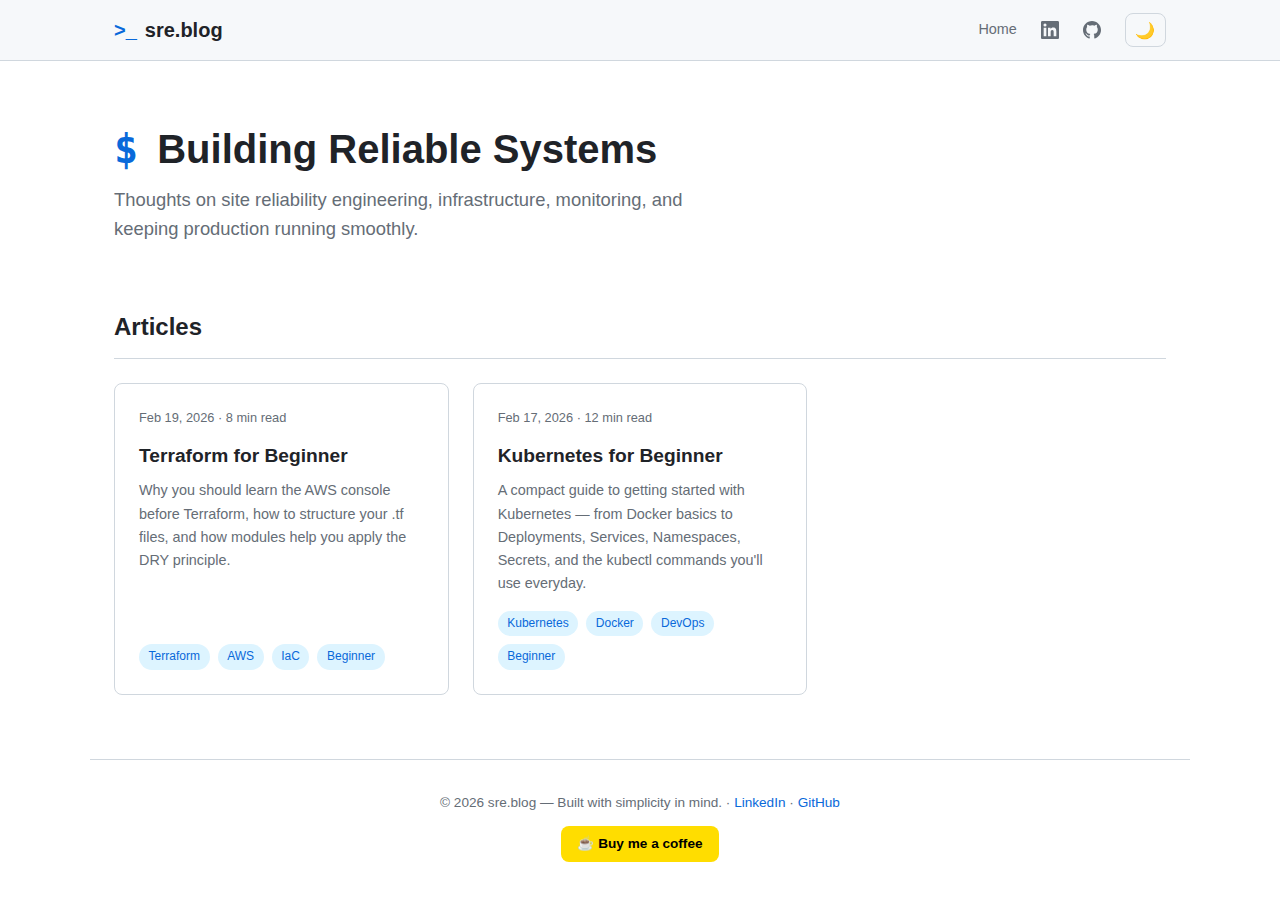
<file: infra/blod/www/index.html>
<!DOCTYPE html>
<html lang="en" data-theme="dark">
<head>
  <meta charset="UTF-8">
  <meta name="viewport" content="width=device-width, initial-scale=1.0">
  <title>SRE Blog — Reliability, Observability & Infrastructure</title>
  <link rel="stylesheet" href="css/style.css">
</head>
<body>

  <header class="header">
    <div class="header-inner">
      <a href="index.html" class="logo"><span>&gt;_</span> sre.blog</a>
      <nav class="nav">
        <a href="index.html">Home</a>
        <a href="https://www.linkedin.com/in/iqbal-h-197921105/" target="_blank" rel="noopener" aria-label="LinkedIn" class="social-link"><svg xmlns="http://www.w3.org/2000/svg" width="18" height="18" viewBox="0 0 24 24" fill="currentColor"><path d="M20.447 20.452h-3.554v-5.569c0-1.328-.027-3.037-1.852-3.037-1.853 0-2.136 1.445-2.136 2.939v5.667H9.351V9h3.414v1.561h.046c.477-.9 1.637-1.85 3.37-1.85 3.601 0 4.267 2.37 4.267 5.455v6.286zM5.337 7.433a2.062 2.062 0 01-2.063-2.065 2.064 2.064 0 112.063 2.065zm1.782 13.019H3.555V9h3.564v11.452zM22.225 0H1.771C.792 0 0 .774 0 1.729v20.542C0 23.227.792 24 1.771 24h20.451C23.2 24 24 23.227 24 22.271V1.729C24 .774 23.2 0 22.222 0h.003z"/></svg></a>
        <a href="https://github.com/iqbalhakims" target="_blank" rel="noopener" aria-label="GitHub" class="social-link"><svg xmlns="http://www.w3.org/2000/svg" width="18" height="18" viewBox="0 0 24 24" fill="currentColor"><path d="M12 0C5.374 0 0 5.373 0 12c0 5.302 3.438 9.8 8.207 11.387.599.111.793-.261.793-.577v-2.234c-3.338.726-4.033-1.416-4.033-1.416-.546-1.387-1.333-1.756-1.333-1.756-1.089-.745.083-.729.083-.729 1.205.084 1.839 1.237 1.839 1.237 1.07 1.834 2.807 1.304 3.492.997.107-.775.418-1.305.762-1.604-2.665-.305-5.467-1.334-5.467-5.931 0-1.311.469-2.381 1.236-3.221-.124-.303-.535-1.524.117-3.176 0 0 1.008-.322 3.301 1.23A11.509 11.509 0 0112 5.803c1.02.005 2.047.138 3.006.404 2.291-1.552 3.297-1.23 3.297-1.23.653 1.653.242 2.874.118 3.176.77.84 1.235 1.911 1.235 3.221 0 4.609-2.807 5.624-5.479 5.921.43.372.823 1.102.823 2.222v3.293c0 .319.192.694.801.576C20.566 21.797 24 17.3 24 12c0-6.627-5.373-12-12-12z"/></svg></a>
        <button class="theme-toggle" aria-label="Toggle theme">&#9790;</button>
      </nav>
      <button class="mobile-menu-btn" aria-label="Menu">&#9776;</button>
    </div>
  </header>

  <section class="hero">
    <h1><span class="terminal-prompt">$</span> Building Reliable Systems</h1>
    <p>Thoughts on site reliability engineering, infrastructure, monitoring, and keeping production running smoothly.</p>
  </section>

  <main class="articles-section">
    <h2 class="section-title">Articles</h2>
    <div class="articles-grid">

      <article class="article-card">
        <div class="card-meta">Feb 19, 2026 &middot; 8 min read</div>
        <h2><a href="posts/terraform-for-beginner.html">Terraform for Beginner</a></h2>
        <p>Why you should learn the AWS console before Terraform, how to structure your .tf files, and how modules help you apply the DRY principle.</p>
        <div class="tags">
          <span class="tag">Terraform</span>
          <span class="tag">AWS</span>
          <span class="tag">IaC</span>
          <span class="tag">Beginner</span>
        </div>
      </article>

      <article class="article-card">
        <div class="card-meta">Feb 17, 2026 &middot; 12 min read</div>
        <h2><a href="posts/kubernetes-for-beginner.html">Kubernetes for Beginner</a></h2>
        <p>A compact guide to getting started with Kubernetes — from Docker basics to Deployments, Services, Namespaces, Secrets, and the kubectl commands you'll use everyday.</p>
        <div class="tags">
          <span class="tag">Kubernetes</span>
          <span class="tag">Docker</span>
          <span class="tag">DevOps</span>
          <span class="tag">Beginner</span>
        </div>
      </article>

    </div>
  </main>

  <footer class="footer">
    <p>&copy; 2026 sre.blog &mdash; Built with simplicity in mind. &middot; <a href="https://www.linkedin.com/in/iqbal-h-197921105/" target="_blank" rel="noopener">LinkedIn</a> &middot; <a href="https://github.com/iqbalhakims" target="_blank" rel="noopener">GitHub</a></p>
    <a href="https://buymeacoffee.com/iqbalhakim" target="_blank" rel="noopener" class="bmc-btn">☕ Buy me a coffee</a>
  </footer>

  <script src="js/main.js"></script>
</body>
</html>
</file>
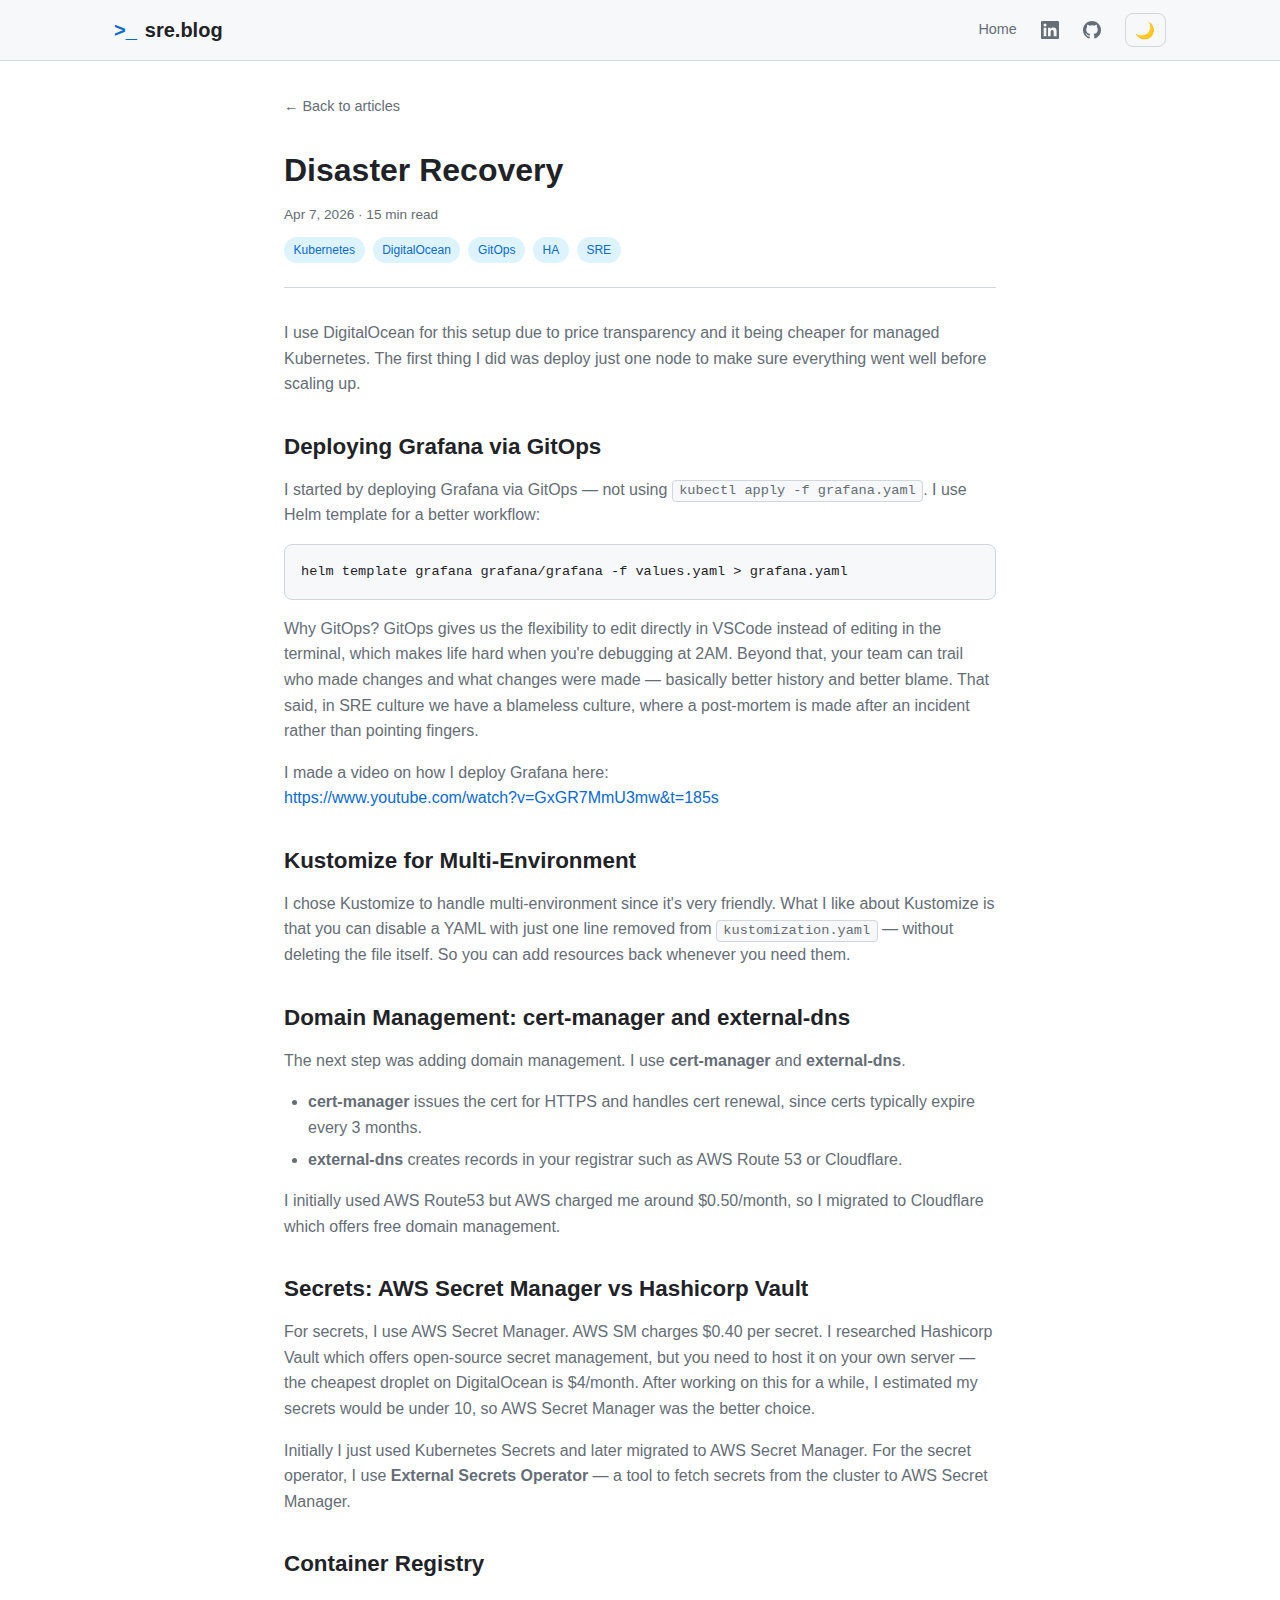
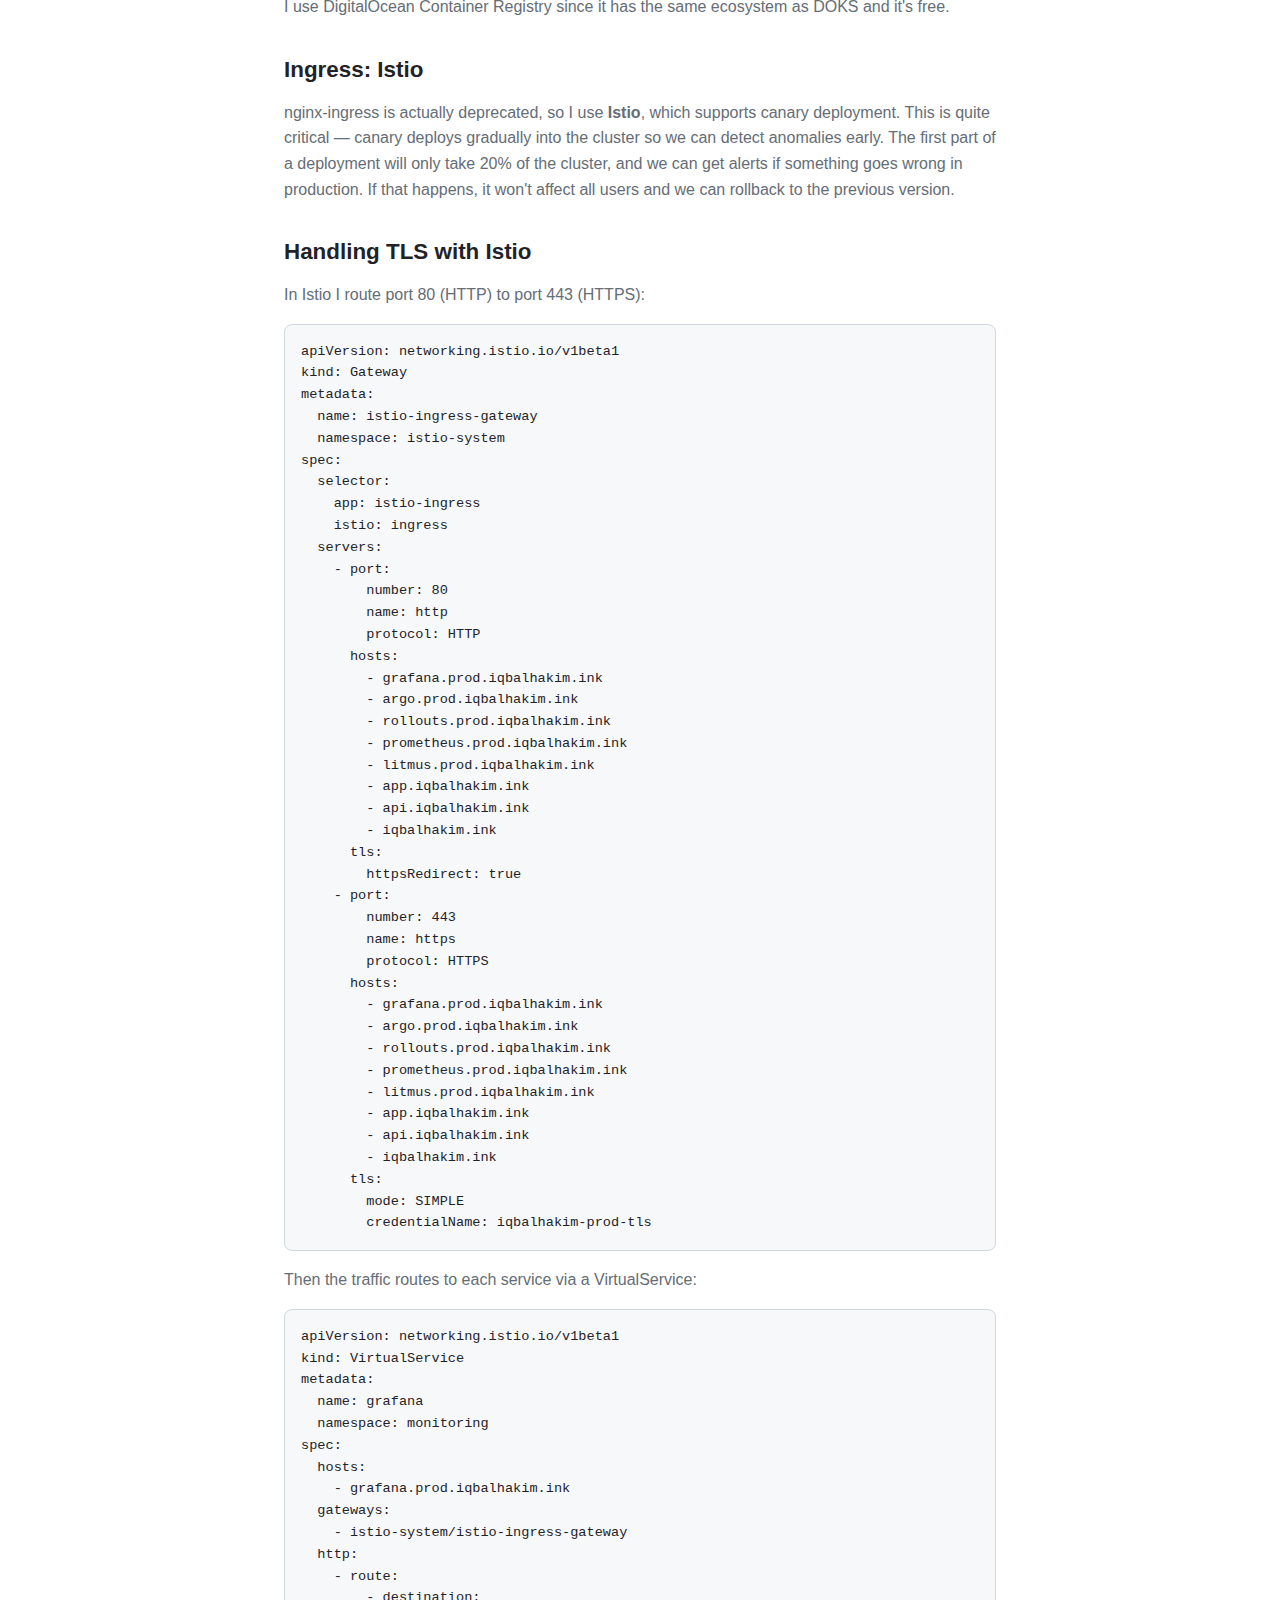
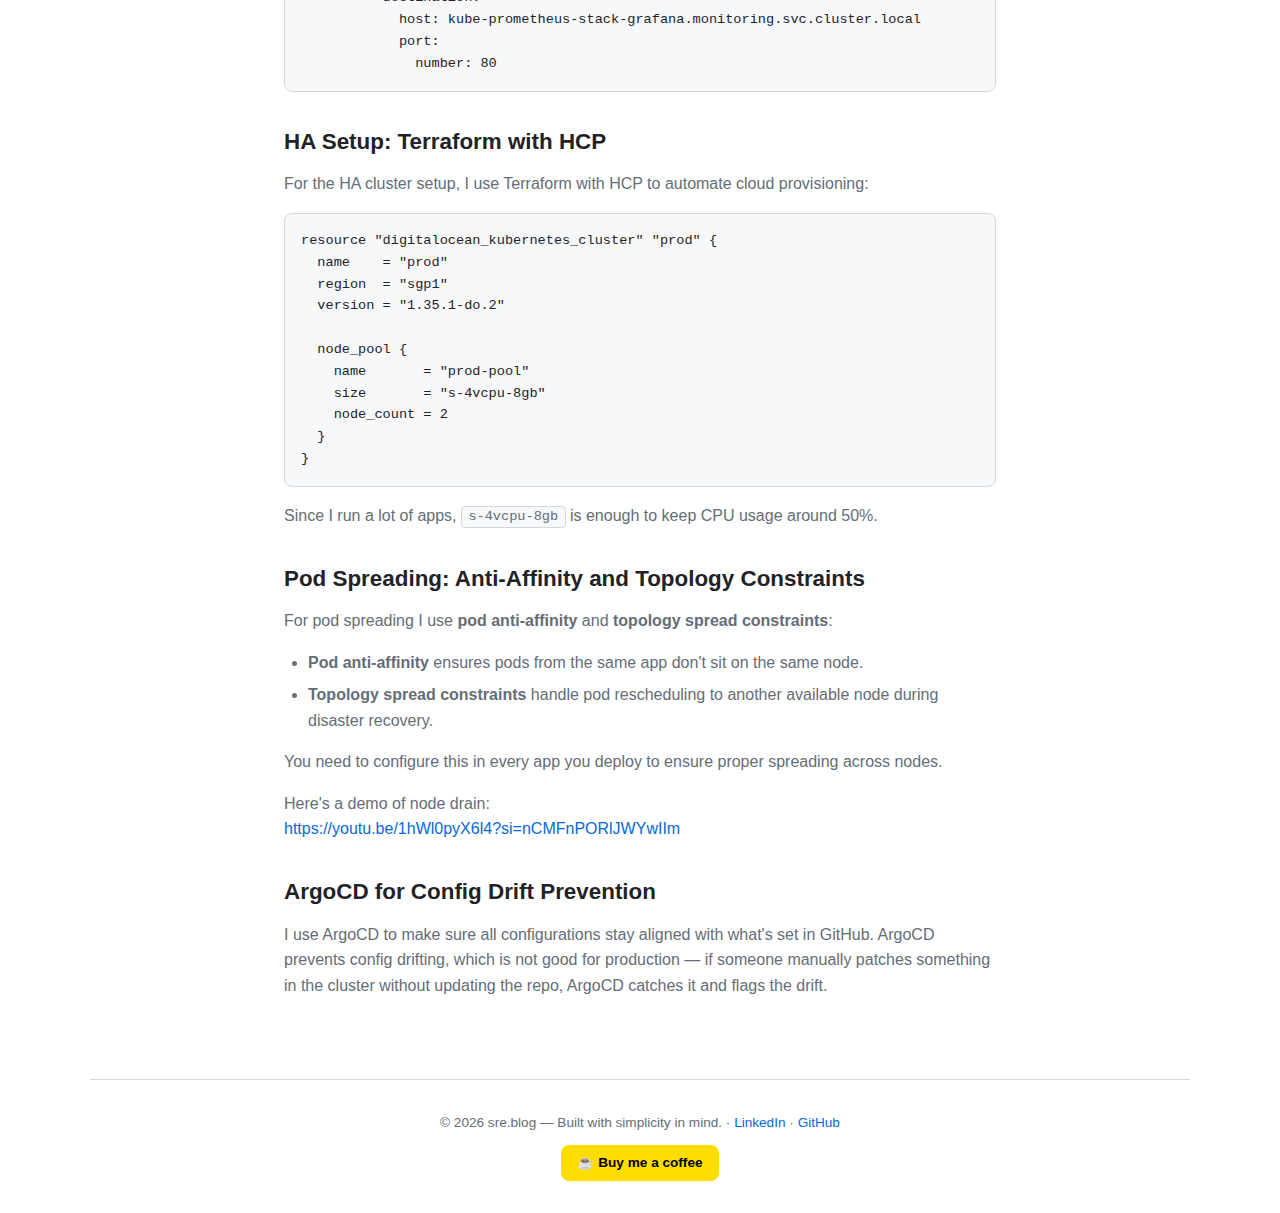
<file: infra/blod/www/posts/ha-cluster-doks.html>
<!DOCTYPE html>
<html lang="en" data-theme="dark">
<head>
  <meta charset="UTF-8">
  <meta name="viewport" content="width=device-width, initial-scale=1.0">
  <title>Disaster Recovery — SRE Blog</title>
  <link rel="stylesheet" href="../css/style.css">
</head>
<body>

  <header class="header">
    <div class="header-inner">
      <a href="../index.html" class="logo"><span>&gt;_</span> sre.blog</a>
      <nav class="nav">
        <a href="../index.html">Home</a>
        <a href="https://www.linkedin.com/in/iqbal-h-197921105/" target="_blank" rel="noopener" aria-label="LinkedIn" class="social-link"><svg xmlns="http://www.w3.org/2000/svg" width="18" height="18" viewBox="0 0 24 24" fill="currentColor"><path d="M20.447 20.452h-3.554v-5.569c0-1.328-.027-3.037-1.852-3.037-1.853 0-2.136 1.445-2.136 2.939v5.667H9.351V9h3.414v1.561h.046c.477-.9 1.637-1.85 3.7-1.85 3.601 0 4.267 2.37 4.267 5.455v6.286zM5.337 7.433a2.062 2.062 0 01-2.063-2.065 2.064 2.064 0 112.063 2.065zm1.782 13.019H3.555V9h3.564v11.452zM22.225 0H1.771C.792 0 0 .774 0 1.729v20.542C0 23.227.792 24 1.771 24h20.451C23.2 24 24 23.227 24 22.271V1.729C24 .774 23.2 0 22.222 0h.003z"/></svg></a>
        <a href="https://github.com/iqbalhakims" target="_blank" rel="noopener" aria-label="GitHub" class="social-link"><svg xmlns="http://www.w3.org/2000/svg" width="18" height="18" viewBox="0 0 24 24" fill="currentColor"><path d="M12 0C5.374 0 0 5.373 0 12c0 5.302 3.438 9.8 8.207 11.387.599.111.793-.261.793-.577v-2.234c-3.338.726-4.033-1.416-4.033-1.416-.546-1.387-1.333-1.756-1.333-1.756-1.089-.745.083-.729.083-.729 1.205.084 1.839 1.237 1.839 1.237 1.07 1.834 2.807 1.304 3.492.997.107-.775.418-1.305.762-1.604-2.665-.305-5.467-1.334-5.467-5.931 0-1.311.469-2.381 1.236-3.221-.124-.303-.535-1.524.117-3.176 0 0 1.008-.322 3.301 1.23A11.509 11.509 0 0112 5.803c1.02.005 2.047.138 3.006.404 2.291-1.552 3.297-1.23 3.297-1.23.653 1.653.242 2.874.118 3.176.77.84 1.235 1.911 1.235 3.221 0 4.609-2.807 5.624-5.479 5.921.43.372.823 1.102.823 2.222v3.293c0 .319.192.694.801.576C20.566 21.797 24 17.3 24 12c0-6.627-5.373-12-12-12z"/></svg></a>
        <button class="theme-toggle" aria-label="Toggle theme">&#9790;</button>
      </nav>
      <button class="mobile-menu-btn" aria-label="Menu">&#9776;</button>
    </div>
  </header>

  <main class="article-page">
    <a href="../index.html" class="back-link">&larr; Back to articles</a>

    <div class="article-header">
      <h1>Disaster Recovery</h1>
      <div class="article-meta">Apr 7, 2026 &middot; 15 min read</div>
      <div class="tags" style="margin-top: 0.75rem;">
        <span class="tag">Kubernetes</span>
        <span class="tag">DigitalOcean</span>
        <span class="tag">GitOps</span>
        <span class="tag">HA</span>
        <span class="tag">SRE</span>
      </div>
    </div>

    <div class="article-content">

      <p>I use DigitalOcean for this setup due to price transparency and it being cheaper for managed Kubernetes. The first thing I did was deploy just one node to make sure everything went well before scaling up.</p>

      <h2>Deploying Grafana via GitOps</h2>
      <p>I started by deploying Grafana via GitOps — not using <code>kubectl apply -f grafana.yaml</code>. I use Helm template for a better workflow:</p>

      <pre><code>helm template grafana grafana/grafana -f values.yaml > grafana.yaml</code></pre>

      <p>Why GitOps? GitOps gives us the flexibility to edit directly in VSCode instead of editing in the terminal, which makes life hard when you're debugging at 2AM. Beyond that, your team can trail who made changes and what changes were made — basically better history and better blame. That said, in SRE culture we have a blameless culture, where a post-mortem is made after an incident rather than pointing fingers.</p>

      <p>I made a video on how I deploy Grafana here:<br>
      <a href="https://www.youtube.com/watch?v=GxGR7MmU3mw&t=185s" target="_blank" rel="noopener">https://www.youtube.com/watch?v=GxGR7MmU3mw&t=185s</a></p>

      <h2>Kustomize for Multi-Environment</h2>
      <p>I chose Kustomize to handle multi-environment since it's very friendly. What I like about Kustomize is that you can disable a YAML with just one line removed from <code>kustomization.yaml</code> — without deleting the file itself. So you can add resources back whenever you need them.</p>

      <h2>Domain Management: cert-manager and external-dns</h2>
      <p>The next step was adding domain management. I use <strong>cert-manager</strong> and <strong>external-dns</strong>.</p>
      <ul>
        <li><strong>cert-manager</strong> issues the cert for HTTPS and handles cert renewal, since certs typically expire every 3 months.</li>
        <li><strong>external-dns</strong> creates records in your registrar such as AWS Route 53 or Cloudflare.</li>
      </ul>
      <p>I initially used AWS Route53 but AWS charged me around $0.50/month, so I migrated to Cloudflare which offers free domain management.</p>

      <h2>Secrets: AWS Secret Manager vs Hashicorp Vault</h2>
      <p>For secrets, I use AWS Secret Manager. AWS SM charges $0.40 per secret. I researched Hashicorp Vault which offers open-source secret management, but you need to host it on your own server — the cheapest droplet on DigitalOcean is $4/month. After working on this for a while, I estimated my secrets would be under 10, so AWS Secret Manager was the better choice.</p>

      <p>Initially I just used Kubernetes Secrets and later migrated to AWS Secret Manager. For the secret operator, I use <strong>External Secrets Operator</strong> — a tool to fetch secrets from the cluster to AWS Secret Manager.</p>

      <h2>Container Registry</h2>
      <p>I use DigitalOcean Container Registry since it has the same ecosystem as DOKS and it's free.</p>

      <h2>Ingress: Istio</h2>
      <p>nginx-ingress is actually deprecated, so I use <strong>Istio</strong>, which supports canary deployment. This is quite critical — canary deploys gradually into the cluster so we can detect anomalies early. The first part of a deployment will only take 20% of the cluster, and we can get alerts if something goes wrong in production. If that happens, it won't affect all users and we can rollback to the previous version.</p>

      <h2>Handling TLS with Istio</h2>
      <p>In Istio I route port 80 (HTTP) to port 443 (HTTPS):</p>

      <pre><code>apiVersion: networking.istio.io/v1beta1
kind: Gateway
metadata:
  name: istio-ingress-gateway
  namespace: istio-system
spec:
  selector:
    app: istio-ingress
    istio: ingress
  servers:
    - port:
        number: 80
        name: http
        protocol: HTTP
      hosts:
        - grafana.prod.iqbalhakim.ink
        - argo.prod.iqbalhakim.ink
        - rollouts.prod.iqbalhakim.ink
        - prometheus.prod.iqbalhakim.ink
        - litmus.prod.iqbalhakim.ink
        - app.iqbalhakim.ink
        - api.iqbalhakim.ink
        - iqbalhakim.ink
      tls:
        httpsRedirect: true
    - port:
        number: 443
        name: https
        protocol: HTTPS
      hosts:
        - grafana.prod.iqbalhakim.ink
        - argo.prod.iqbalhakim.ink
        - rollouts.prod.iqbalhakim.ink
        - prometheus.prod.iqbalhakim.ink
        - litmus.prod.iqbalhakim.ink
        - app.iqbalhakim.ink
        - api.iqbalhakim.ink
        - iqbalhakim.ink
      tls:
        mode: SIMPLE
        credentialName: iqbalhakim-prod-tls</code></pre>

      <p>Then the traffic routes to each service via a VirtualService:</p>

      <pre><code>apiVersion: networking.istio.io/v1beta1
kind: VirtualService
metadata:
  name: grafana
  namespace: monitoring
spec:
  hosts:
    - grafana.prod.iqbalhakim.ink
  gateways:
    - istio-system/istio-ingress-gateway
  http:
    - route:
        - destination:
            host: kube-prometheus-stack-grafana.monitoring.svc.cluster.local
            port:
              number: 80</code></pre>

      <h2>HA Setup: Terraform with HCP</h2>
      <p>For the HA cluster setup, I use Terraform with HCP to automate cloud provisioning:</p>

      <pre><code>resource "digitalocean_kubernetes_cluster" "prod" {
  name    = "prod"
  region  = "sgp1"
  version = "1.35.1-do.2"

  node_pool {
    name       = "prod-pool"
    size       = "s-4vcpu-8gb"
    node_count = 2
  }
}</code></pre>

      <p>Since I run a lot of apps, <code>s-4vcpu-8gb</code> is enough to keep CPU usage around 50%.</p>

      <h2>Pod Spreading: Anti-Affinity and Topology Constraints</h2>
      <p>For pod spreading I use <strong>pod anti-affinity</strong> and <strong>topology spread constraints</strong>:</p>
      <ul>
        <li><strong>Pod anti-affinity</strong> ensures pods from the same app don't sit on the same node.</li>
        <li><strong>Topology spread constraints</strong> handle pod rescheduling to another available node during disaster recovery.</li>
      </ul>
      <p>You need to configure this in every app you deploy to ensure proper spreading across nodes.</p>

      <p>Here's a demo of node drain:<br>
      <a href="https://youtu.be/1hWl0pyX6l4?si=nCMFnPORlJWYwIIm" target="_blank" rel="noopener">https://youtu.be/1hWl0pyX6l4?si=nCMFnPORlJWYwIIm</a></p>

      <h2>ArgoCD for Config Drift Prevention</h2>
      <p>I use ArgoCD to make sure all configurations stay aligned with what's set in GitHub. ArgoCD prevents config drifting, which is not good for production — if someone manually patches something in the cluster without updating the repo, ArgoCD catches it and flags the drift.</p>

    </div>
  </main>

  <footer class="footer">
    <p>&copy; 2026 sre.blog &mdash; Built with simplicity in mind. &middot; <a href="https://www.linkedin.com/in/iqbal-h-197921105/" target="_blank" rel="noopener">LinkedIn</a> &middot; <a href="https://github.com/iqbalhakims" target="_blank" rel="noopener">GitHub</a></p>
    <a href="https://buymeacoffee.com/iqbalhakim" target="_blank" rel="noopener" class="bmc-btn">&#9749; Buy me a coffee</a>
  </footer>

  <script src="../js/main.js"></script>
</body>
</html>
</file>
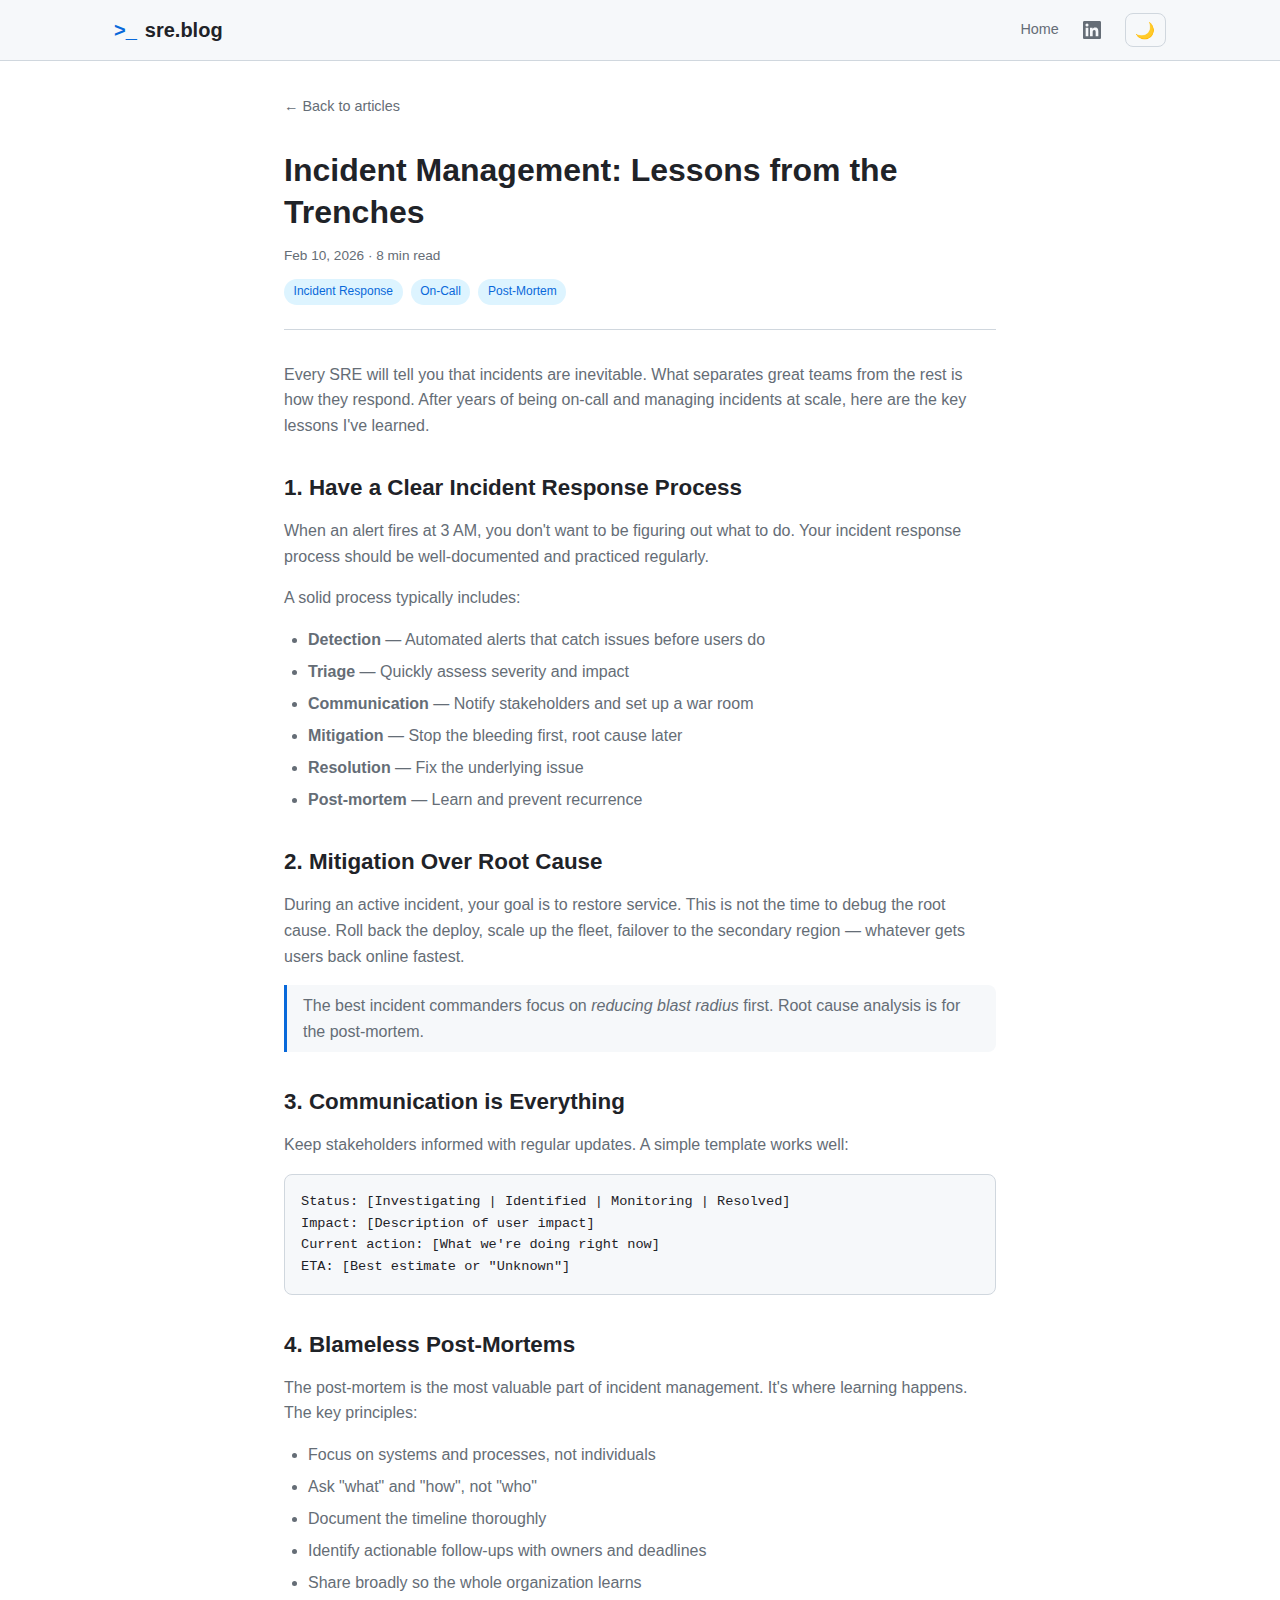
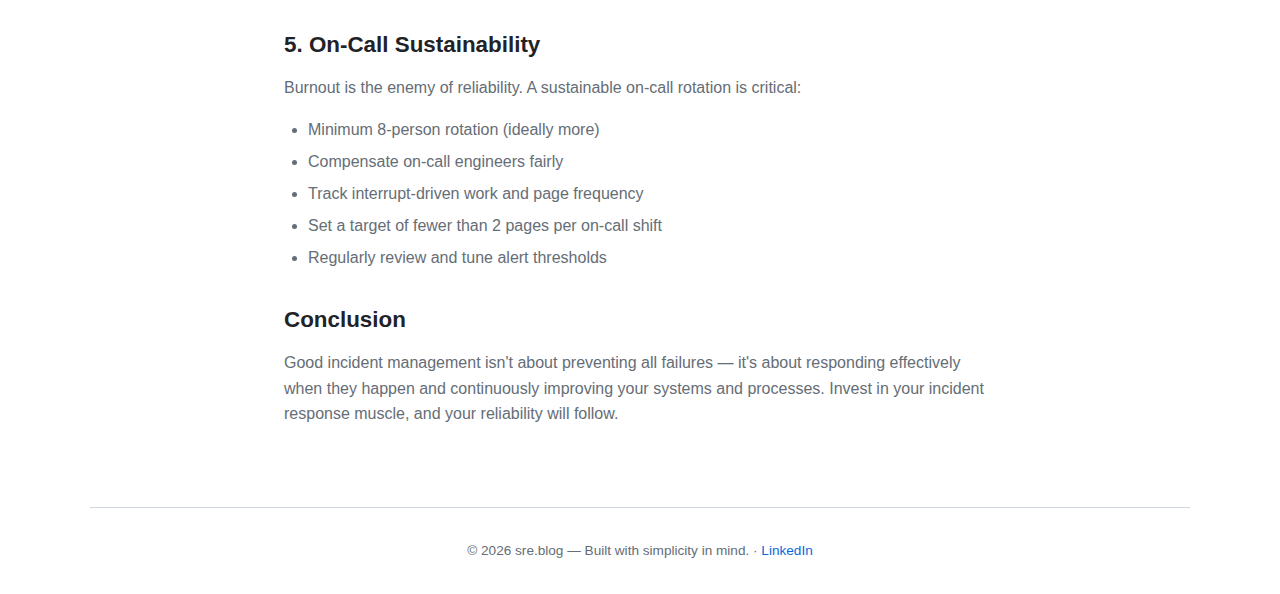
<file: infra/blod/www/posts/incident-management.html>
<!DOCTYPE html>
<html lang="en" data-theme="dark">
<head>
  <meta charset="UTF-8">
  <meta name="viewport" content="width=device-width, initial-scale=1.0">
  <title>Incident Management: Lessons from the Trenches — SRE Blog</title>
  <link rel="stylesheet" href="../css/style.css">
</head>
<body>

  <header class="header">
    <div class="header-inner">
      <a href="../index.html" class="logo"><span>&gt;_</span> sre.blog</a>
      <nav class="nav">
        <a href="../index.html">Home</a>
        <a href="https://www.linkedin.com/in/iqbal-h-197921105/" target="_blank" rel="noopener" aria-label="LinkedIn" class="social-link"><svg xmlns="http://www.w3.org/2000/svg" width="18" height="18" viewBox="0 0 24 24" fill="currentColor"><path d="M20.447 20.452h-3.554v-5.569c0-1.328-.027-3.037-1.852-3.037-1.853 0-2.136 1.445-2.136 2.939v5.667H9.351V9h3.414v1.561h.046c.477-.9 1.637-1.85 3.37-1.85 3.601 0 4.267 2.37 4.267 5.455v6.286zM5.337 7.433a2.062 2.062 0 01-2.063-2.065 2.064 2.064 0 112.063 2.065zm1.782 13.019H3.555V9h3.564v11.452zM22.225 0H1.771C.792 0 0 .774 0 1.729v20.542C0 23.227.792 24 1.771 24h20.451C23.2 24 24 23.227 24 22.271V1.729C24 .774 23.2 0 22.222 0h.003z"/></svg></a>
        <button class="theme-toggle" aria-label="Toggle theme">&#9790;</button>
      </nav>
      <button class="mobile-menu-btn" aria-label="Menu">&#9776;</button>
    </div>
  </header>

  <main class="article-page">
    <a href="../index.html" class="back-link">&larr; Back to articles</a>

    <div class="article-header">
      <h1>Incident Management: Lessons from the Trenches</h1>
      <div class="article-meta">Feb 10, 2026 &middot; 8 min read</div>
      <div class="tags" style="margin-top: 0.75rem;">
        <span class="tag">Incident Response</span>
        <span class="tag">On-Call</span>
        <span class="tag">Post-Mortem</span>
      </div>
    </div>

    <div class="article-content">
      <p>Every SRE will tell you that incidents are inevitable. What separates great teams from the rest is how they respond. After years of being on-call and managing incidents at scale, here are the key lessons I've learned.</p>

      <h2>1. Have a Clear Incident Response Process</h2>
      <p>When an alert fires at 3 AM, you don't want to be figuring out what to do. Your incident response process should be well-documented and practiced regularly.</p>
      <p>A solid process typically includes:</p>
      <ul>
        <li><strong>Detection</strong> — Automated alerts that catch issues before users do</li>
        <li><strong>Triage</strong> — Quickly assess severity and impact</li>
        <li><strong>Communication</strong> — Notify stakeholders and set up a war room</li>
        <li><strong>Mitigation</strong> — Stop the bleeding first, root cause later</li>
        <li><strong>Resolution</strong> — Fix the underlying issue</li>
        <li><strong>Post-mortem</strong> — Learn and prevent recurrence</li>
      </ul>

      <h2>2. Mitigation Over Root Cause</h2>
      <p>During an active incident, your goal is to restore service. This is not the time to debug the root cause. Roll back the deploy, scale up the fleet, failover to the secondary region — whatever gets users back online fastest.</p>

      <blockquote>
        The best incident commanders focus on <em>reducing blast radius</em> first. Root cause analysis is for the post-mortem.
      </blockquote>

      <h2>3. Communication is Everything</h2>
      <p>Keep stakeholders informed with regular updates. A simple template works well:</p>
      <pre><code>Status: [Investigating | Identified | Monitoring | Resolved]
Impact: [Description of user impact]
Current action: [What we're doing right now]
ETA: [Best estimate or "Unknown"]</code></pre>

      <h2>4. Blameless Post-Mortems</h2>
      <p>The post-mortem is the most valuable part of incident management. It's where learning happens. The key principles:</p>
      <ul>
        <li>Focus on systems and processes, not individuals</li>
        <li>Ask "what" and "how", not "who"</li>
        <li>Document the timeline thoroughly</li>
        <li>Identify actionable follow-ups with owners and deadlines</li>
        <li>Share broadly so the whole organization learns</li>
      </ul>

      <h2>5. On-Call Sustainability</h2>
      <p>Burnout is the enemy of reliability. A sustainable on-call rotation is critical:</p>
      <ul>
        <li>Minimum 8-person rotation (ideally more)</li>
        <li>Compensate on-call engineers fairly</li>
        <li>Track interrupt-driven work and page frequency</li>
        <li>Set a target of fewer than 2 pages per on-call shift</li>
        <li>Regularly review and tune alert thresholds</li>
      </ul>

      <h2>Conclusion</h2>
      <p>Good incident management isn't about preventing all failures — it's about responding effectively when they happen and continuously improving your systems and processes. Invest in your incident response muscle, and your reliability will follow.</p>
    </div>
  </main>

  <footer class="footer">
    <p>&copy; 2026 sre.blog &mdash; Built with simplicity in mind. &middot; <a href="https://www.linkedin.com/in/iqbal-h-197921105/" target="_blank" rel="noopener">LinkedIn</a></p>
  </footer>

  <script src="../js/main.js"></script>
</body>
</html>
</file>
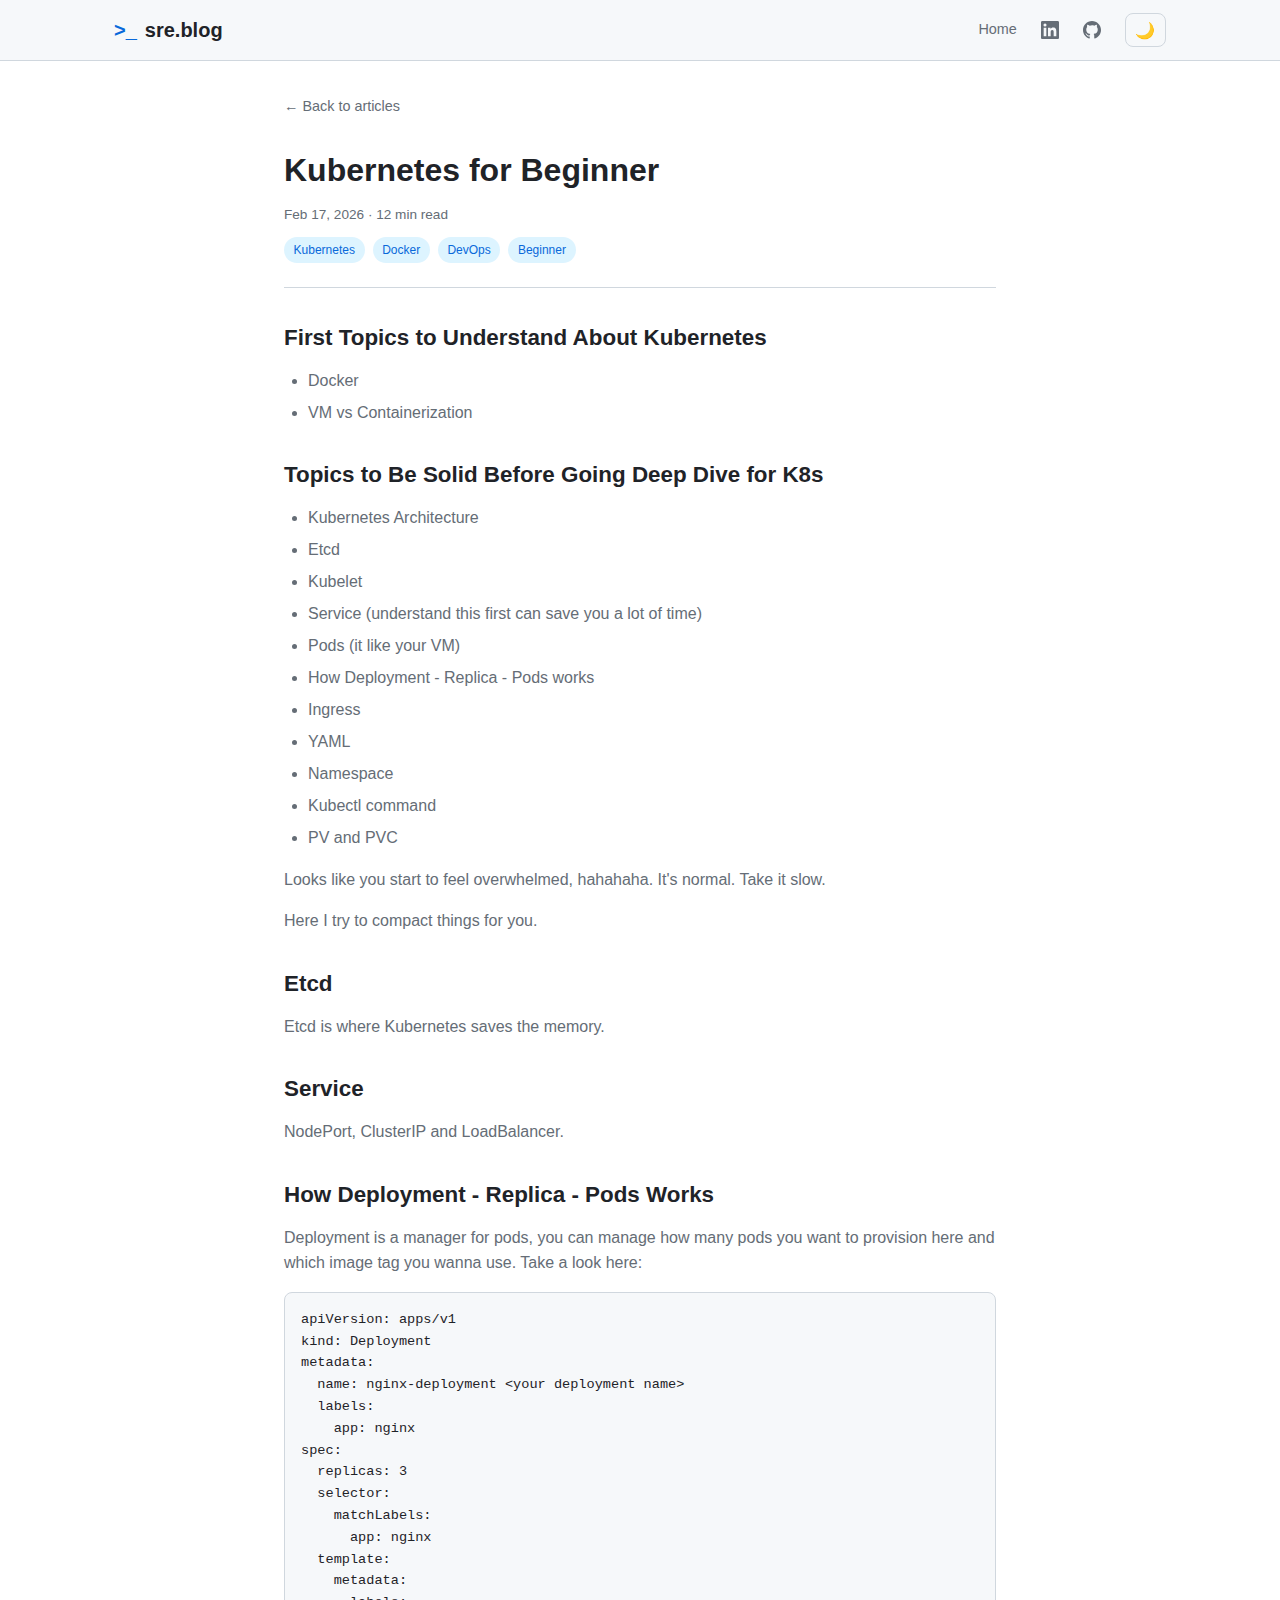
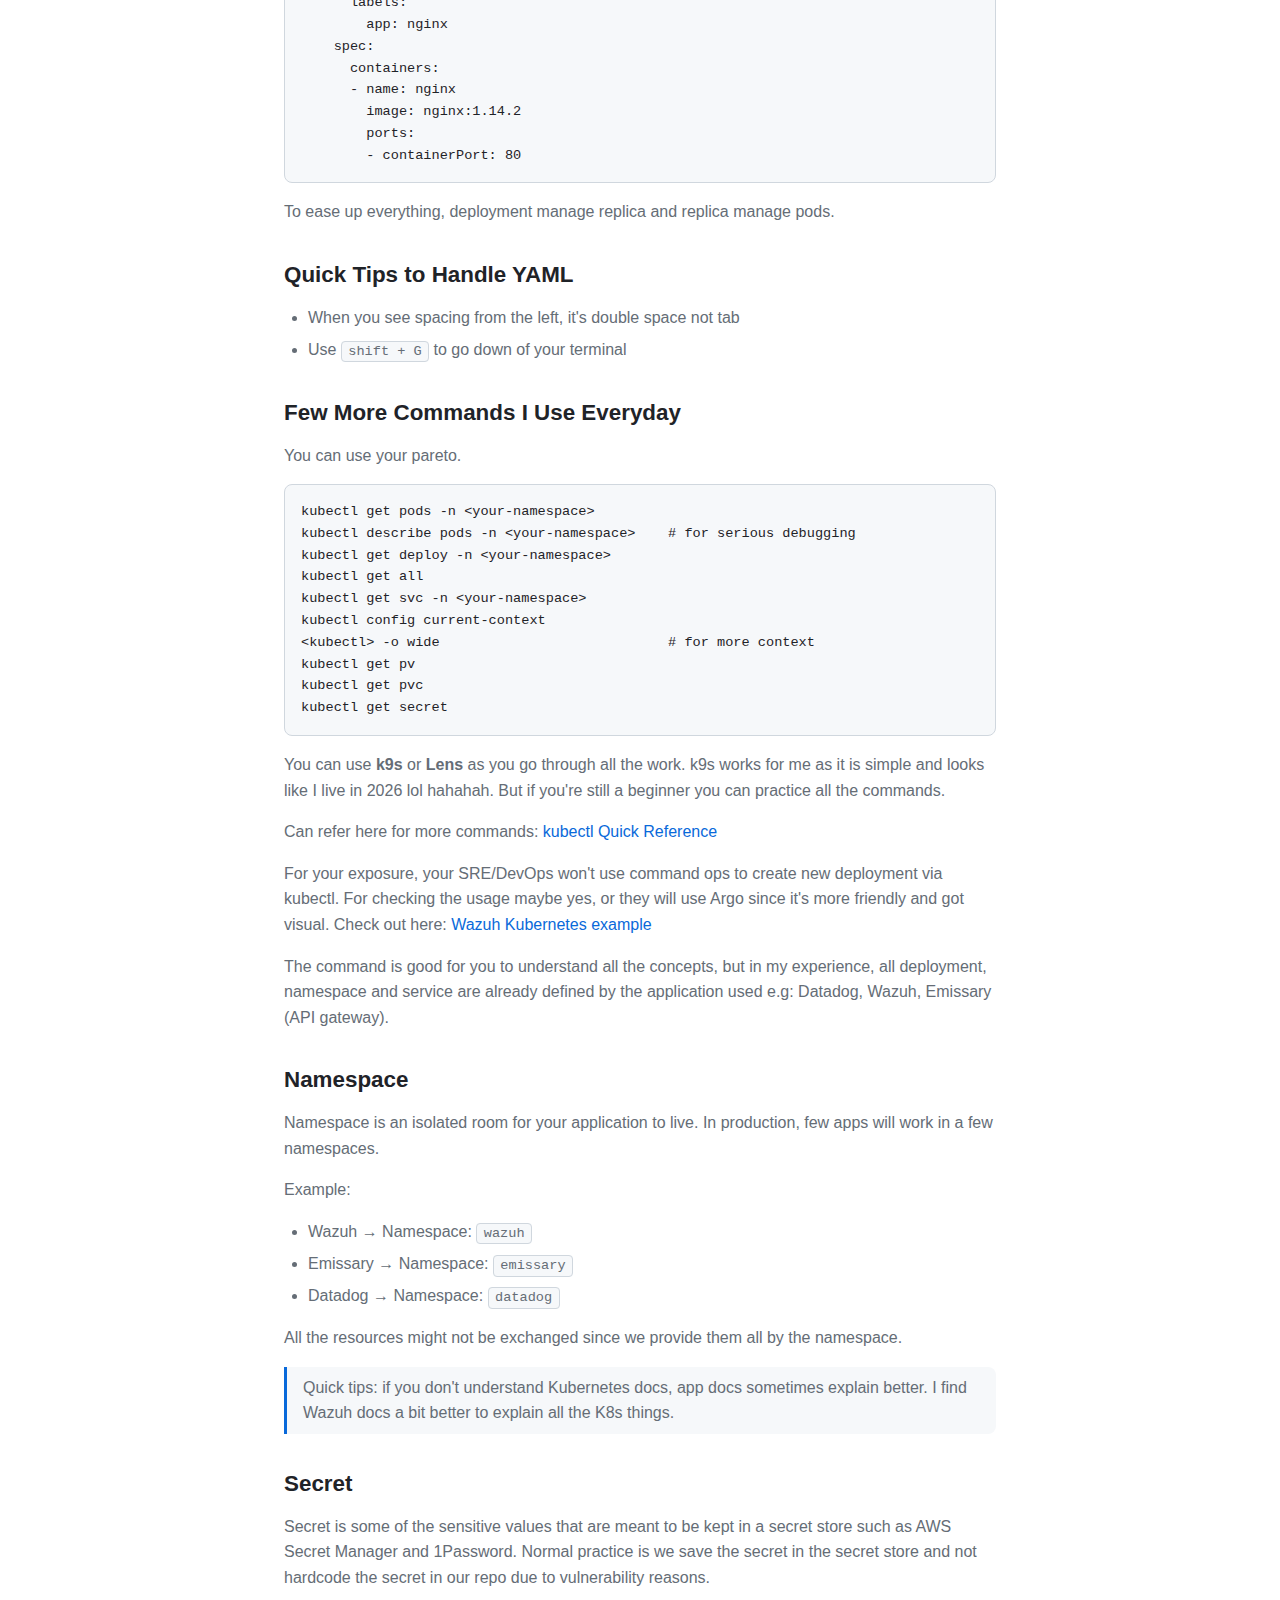
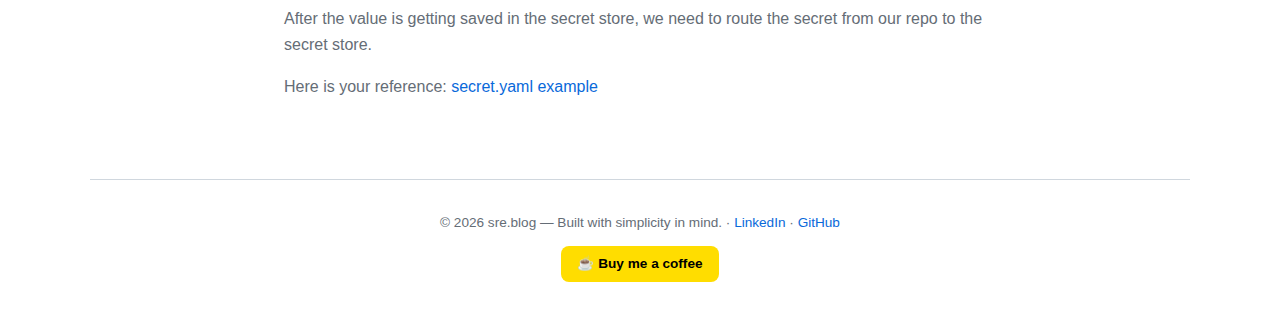
<file: infra/blod/www/posts/kubernetes-for-beginner.html>
<!DOCTYPE html>
<html lang="en" data-theme="dark">
<head>
  <meta charset="UTF-8">
  <meta name="viewport" content="width=device-width, initial-scale=1.0">
  <title>Kubernetes for Beginner — SRE Blog</title>
  <link rel="stylesheet" href="../css/style.css">
</head>
<body>

  <header class="header">
    <div class="header-inner">
      <a href="../index.html" class="logo"><span>&gt;_</span> sre.blog</a>
      <nav class="nav">
        <a href="../index.html">Home</a>
        <a href="https://www.linkedin.com/in/iqbal-h-197921105/" target="_blank" rel="noopener" aria-label="LinkedIn" class="social-link"><svg xmlns="http://www.w3.org/2000/svg" width="18" height="18" viewBox="0 0 24 24" fill="currentColor"><path d="M20.447 20.452h-3.554v-5.569c0-1.328-.027-3.037-1.852-3.037-1.853 0-2.136 1.445-2.136 2.939v5.667H9.351V9h3.414v1.561h.046c.477-.9 1.637-1.85 3.37-1.85 3.601 0 4.267 2.37 4.267 5.455v6.286zM5.337 7.433a2.062 2.062 0 01-2.063-2.065 2.064 2.064 0 112.063 2.065zm1.782 13.019H3.555V9h3.564v11.452zM22.225 0H1.771C.792 0 0 .774 0 1.729v20.542C0 23.227.792 24 1.771 24h20.451C23.2 24 24 23.227 24 22.271V1.729C24 .774 23.2 0 22.222 0h.003z"/></svg></a>
        <a href="https://github.com/iqbalhakims" target="_blank" rel="noopener" aria-label="GitHub" class="social-link"><svg xmlns="http://www.w3.org/2000/svg" width="18" height="18" viewBox="0 0 24 24" fill="currentColor"><path d="M12 0C5.374 0 0 5.373 0 12c0 5.302 3.438 9.8 8.207 11.387.599.111.793-.261.793-.577v-2.234c-3.338.726-4.033-1.416-4.033-1.416-.546-1.387-1.333-1.756-1.333-1.756-1.089-.745.083-.729.083-.729 1.205.084 1.839 1.237 1.839 1.237 1.07 1.834 2.807 1.304 3.492.997.107-.775.418-1.305.762-1.604-2.665-.305-5.467-1.334-5.467-5.931 0-1.311.469-2.381 1.236-3.221-.124-.303-.535-1.524.117-3.176 0 0 1.008-.322 3.301 1.23A11.509 11.509 0 0112 5.803c1.02.005 2.047.138 3.006.404 2.291-1.552 3.297-1.23 3.297-1.23.653 1.653.242 2.874.118 3.176.77.84 1.235 1.911 1.235 3.221 0 4.609-2.807 5.624-5.479 5.921.43.372.823 1.102.823 2.222v3.293c0 .319.192.694.801.576C20.566 21.797 24 17.3 24 12c0-6.627-5.373-12-12-12z"/></svg></a>
        <button class="theme-toggle" aria-label="Toggle theme">&#9790;</button>
      </nav>
      <button class="mobile-menu-btn" aria-label="Menu">&#9776;</button>
    </div>
  </header>

  <main class="article-page">
    <a href="../index.html" class="back-link">&larr; Back to articles</a>

    <div class="article-header">
      <h1>Kubernetes for Beginner</h1>
      <div class="article-meta">Feb 17, 2026 &middot; 12 min read</div>
      <div class="tags" style="margin-top: 0.75rem;">
        <span class="tag">Kubernetes</span>
        <span class="tag">Docker</span>
        <span class="tag">DevOps</span>
        <span class="tag">Beginner</span>
      </div>
    </div>

    <div class="article-content">

      <h2>First Topics to Understand About Kubernetes</h2>
      <ul>
        <li>Docker</li>
        <li>VM vs Containerization</li>
      </ul>

      <h2>Topics to Be Solid Before Going Deep Dive for K8s</h2>
      <ul>
        <li>Kubernetes Architecture</li>
        <li>Etcd</li>
        <li>Kubelet</li>
        <li>Service (understand this first can save you a lot of time)</li>
        <li>Pods (it like your VM)</li>
        <li>How Deployment - Replica - Pods works</li>
        <li>Ingress</li>
        <li>YAML</li>
        <li>Namespace</li>
        <li>Kubectl command</li>
        <li>PV and PVC</li>
      </ul>

      <p>Looks like you start to feel overwhelmed, hahahaha. It's normal. Take it slow.</p>

      <p>Here I try to compact things for you.</p>

      <h2>Etcd</h2>
      <p>Etcd is where Kubernetes saves the memory.</p>

      <h2>Service</h2>
      <p>NodePort, ClusterIP and LoadBalancer.</p>

      <h2>How Deployment - Replica - Pods Works</h2>
      <p>Deployment is a manager for pods, you can manage how many pods you want to provision here and which image tag you wanna use. Take a look here:</p>

      <pre><code>apiVersion: apps/v1
kind: Deployment
metadata:
  name: nginx-deployment &lt;your deployment name&gt;
  labels:
    app: nginx
spec:
  replicas: 3
  selector:
    matchLabels:
      app: nginx
  template:
    metadata:
      labels:
        app: nginx
    spec:
      containers:
      - name: nginx
        image: nginx:1.14.2
        ports:
        - containerPort: 80</code></pre>

      <p>To ease up everything, deployment manage replica and replica manage pods.</p>

      <h2>Quick Tips to Handle YAML</h2>
      <ul>
        <li>When you see spacing from the left, it's double space not tab</li>
        <li>Use <code>shift + G</code> to go down of your terminal</li>
      </ul>

      <h2>Few More Commands I Use Everyday</h2>
      <p>You can use your pareto.</p>

      <pre><code>kubectl get pods -n &lt;your-namespace&gt;
kubectl describe pods -n &lt;your-namespace&gt;    # for serious debugging
kubectl get deploy -n &lt;your-namespace&gt;
kubectl get all
kubectl get svc -n &lt;your-namespace&gt;
kubectl config current-context
&lt;kubectl&gt; -o wide                            # for more context
kubectl get pv
kubectl get pvc
kubectl get secret</code></pre>

      <p>You can use <strong>k9s</strong> or <strong>Lens</strong> as you go through all the work. k9s works for me as it is simple and looks like I live in 2026 lol hahahah. But if you're still a beginner you can practice all the commands.</p>

      <p>Can refer here for more commands: <a href="https://kubernetes.io/docs/reference/kubectl/quick-reference/" target="_blank" rel="noopener">kubectl Quick Reference</a></p>

      <p>For your exposure, your SRE/DevOps won't use command ops to create new deployment via kubectl. For checking the usage maybe yes, or they will use Argo since it's more friendly and got visual. Check out here: <a href="https://github.com/wazuh/wazuh-kubernetes/tree/v4.14.3/wazuh/base" target="_blank" rel="noopener">Wazuh Kubernetes example</a></p>

      <p>The command is good for you to understand all the concepts, but in my experience, all deployment, namespace and service are already defined by the application used e.g: Datadog, Wazuh, Emissary (API gateway).</p>

      <h2>Namespace</h2>
      <p>Namespace is an isolated room for your application to live. In production, few apps will work in a few namespaces.</p>

      <p>Example:</p>
      <ul>
        <li>Wazuh &rarr; Namespace: <code>wazuh</code></li>
        <li>Emissary &rarr; Namespace: <code>emissary</code></li>
        <li>Datadog &rarr; Namespace: <code>datadog</code></li>
      </ul>

      <p>All the resources might not be exchanged since we provide them all by the namespace.</p>

      <blockquote>
        Quick tips: if you don't understand Kubernetes docs, app docs sometimes explain better. I find Wazuh docs a bit better to explain all the K8s things.
      </blockquote>

      <h2>Secret</h2>
      <p>Secret is some of the sensitive values that are meant to be kept in a secret store such as AWS Secret Manager and 1Password. Normal practice is we save the secret in the secret store and not hardcode the secret in our repo due to vulnerability reasons.</p>

      <p>After the value is getting saved in the secret store, we need to route the secret from our repo to the secret store.</p>

      <p>Here is your reference: <a href="https://github.com/iqbalhakims/k8s-app/blob/main/wazuh/staging/secret.yaml" target="_blank" rel="noopener">secret.yaml example</a></p>

    </div>
  </main>

  <footer class="footer">
    <p>&copy; 2026 sre.blog &mdash; Built with simplicity in mind. &middot; <a href="https://www.linkedin.com/in/iqbal-h-197921105/" target="_blank" rel="noopener">LinkedIn</a> &middot; <a href="https://github.com/iqbalhakims" target="_blank" rel="noopener">GitHub</a></p>
    <a href="https://buymeacoffee.com/iqbalhakim" target="_blank" rel="noopener" class="bmc-btn">☕ Buy me a coffee</a>
  </footer>

  <script src="../js/main.js"></script>
</body>
</html>
</file>
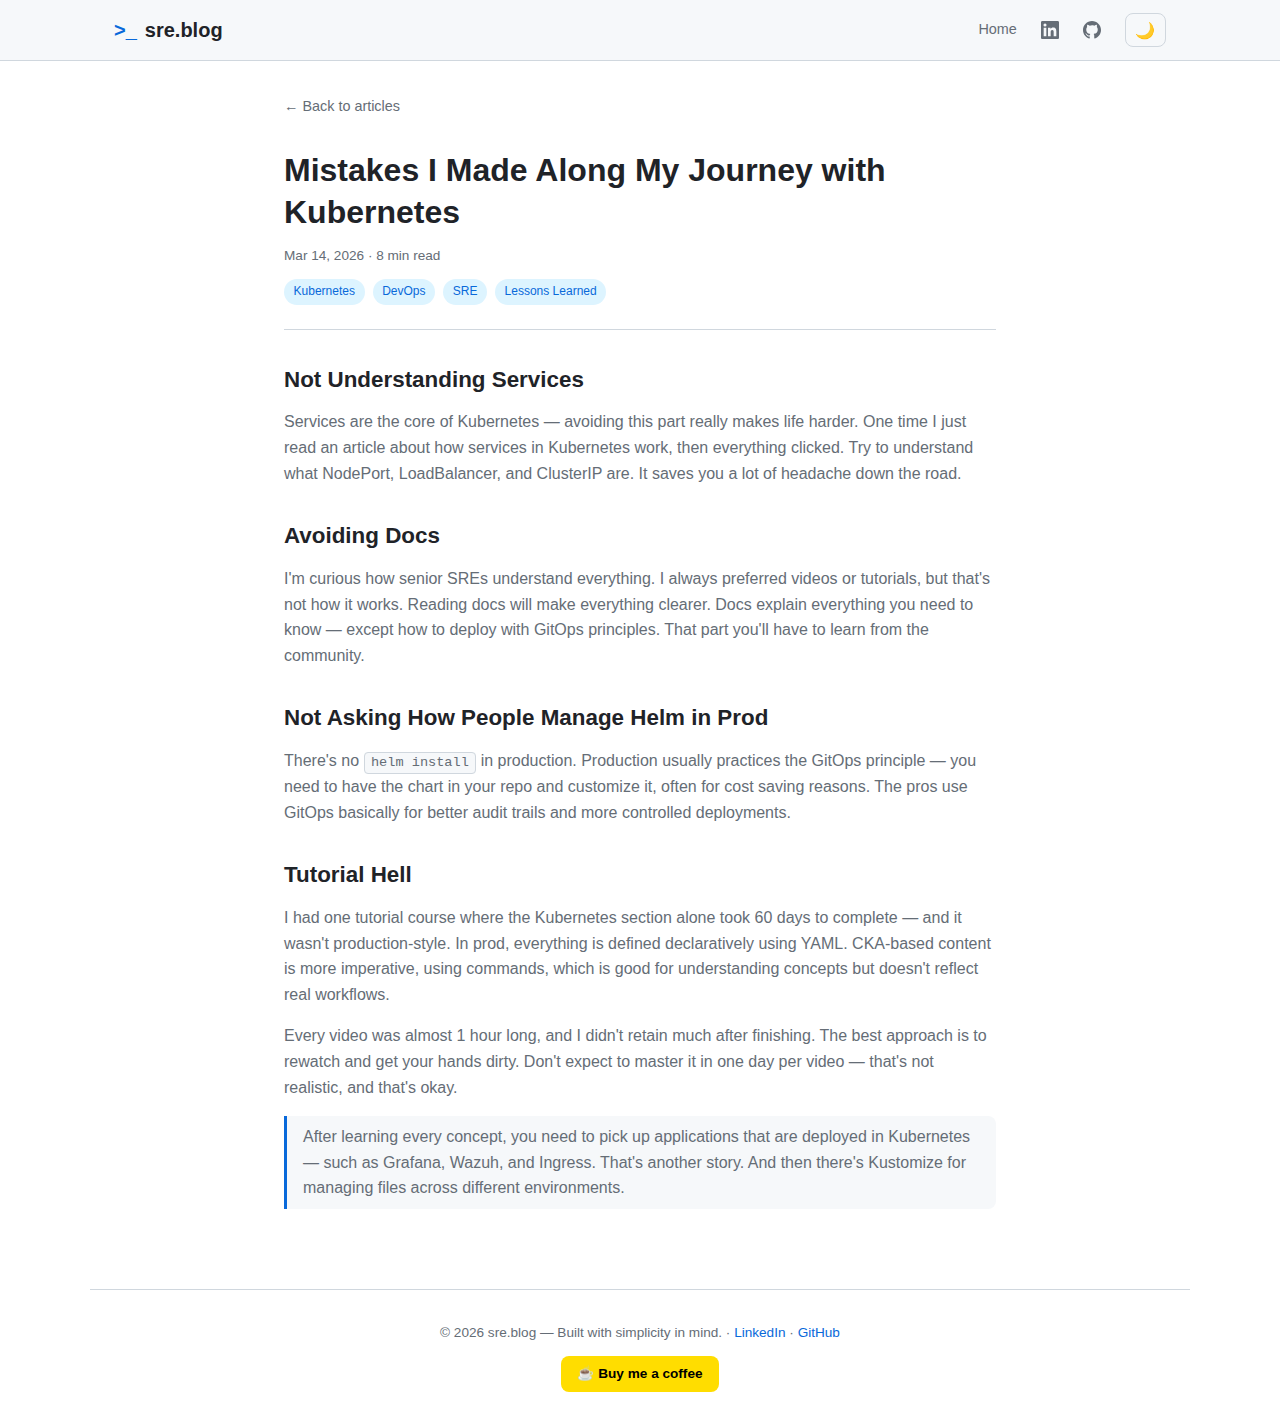
<file: infra/blod/www/posts/kubernetes-mistakes.html>
<!DOCTYPE html>
<html lang="en" data-theme="dark">
<head>
  <meta charset="UTF-8">
  <meta name="viewport" content="width=device-width, initial-scale=1.0">
  <title>Mistakes I Made Along My Journey with Kubernetes — SRE Blog</title>
  <link rel="icon" href="https://avatars.githubusercontent.com/iqbalhakims">
  <link rel="stylesheet" href="../css/style.css">
</head>
<body>

  <header class="header">
    <div class="header-inner">
      <a href="../index.html" class="logo"><span>&gt;_</span> sre.blog</a>
      <nav class="nav">
        <a href="../index.html">Home</a>
        <a href="https://www.linkedin.com/in/iqbal-h-197921105/" target="_blank" rel="noopener" aria-label="LinkedIn" class="social-link"><svg xmlns="http://www.w3.org/2000/svg" width="18" height="18" viewBox="0 0 24 24" fill="currentColor"><path d="M20.447 20.452h-3.554v-5.569c0-1.328-.027-3.037-1.852-3.037-1.853 0-2.136 1.445-2.136 2.939v5.667H9.351V9h3.414v1.561h.046c.477-.9 1.637-1.85 3.37-1.85 3.601 0 4.267 2.37 4.267 5.455v6.286zM5.337 7.433a2.062 2.062 0 01-2.063-2.065 2.064 2.064 0 112.063 2.065zm1.782 13.019H3.555V9h3.564v11.452zM22.225 0H1.771C.792 0 0 .774 0 1.729v20.542C0 23.227.792 24 1.771 24h20.451C23.2 24 24 23.227 24 22.271V1.729C24 .774 23.2 0 22.222 0h.003z"/></svg></a>
        <a href="https://github.com/iqbalhakims" target="_blank" rel="noopener" aria-label="GitHub" class="social-link"><svg xmlns="http://www.w3.org/2000/svg" width="18" height="18" viewBox="0 0 24 24" fill="currentColor"><path d="M12 0C5.374 0 0 5.373 0 12c0 5.302 3.438 9.8 8.207 11.387.599.111.793-.261.793-.577v-2.234c-3.338.726-4.033-1.416-4.033-1.416-.546-1.387-1.333-1.756-1.333-1.756-1.089-.745.083-.729.083-.729 1.205.084 1.839 1.237 1.839 1.237 1.07 1.834 2.807 1.304 3.492.997.107-.775.418-1.305.762-1.604-2.665-.305-5.467-1.334-5.467-5.931 0-1.311.469-2.381 1.236-3.221-.124-.303-.535-1.524.117-3.176 0 0 1.008-.322 3.301 1.23A11.509 11.509 0 0112 5.803c1.02.005 2.047.138 3.006.404 2.291-1.552 3.297-1.23 3.297-1.23.653 1.653.242 2.874.118 3.176.77.84 1.235 1.911 1.235 3.221 0 4.609-2.807 5.624-5.479 5.921.43.372.823 1.102.823 2.222v3.293c0 .319.192.694.801.576C20.566 21.797 24 17.3 24 12c0-6.627-5.373-12-12-12z"/></svg></a>
        <button class="theme-toggle" aria-label="Toggle theme">&#9790;</button>
      </nav>
      <button class="mobile-menu-btn" aria-label="Menu">&#9776;</button>
    </div>
  </header>

  <main class="article-page">
    <a href="../index.html" class="back-link">&larr; Back to articles</a>

    <div class="article-header">
      <h1>Mistakes I Made Along My Journey with Kubernetes</h1>
      <div class="article-meta">Mar 14, 2026 &middot; 8 min read</div>
      <div class="tags" style="margin-top: 0.75rem;">
        <span class="tag">Kubernetes</span>
        <span class="tag">DevOps</span>
        <span class="tag">SRE</span>
        <span class="tag">Lessons Learned</span>
      </div>
    </div>

    <div class="article-content">

      <h2>Not Understanding Services</h2>
      <p>Services are the core of Kubernetes — avoiding this part really makes life harder. One time I just read an article about how services in Kubernetes work, then everything clicked. Try to understand what NodePort, LoadBalancer, and ClusterIP are. It saves you a lot of headache down the road.</p>

      <h2>Avoiding Docs</h2>
      <p>I'm curious how senior SREs understand everything. I always preferred videos or tutorials, but that's not how it works. Reading docs will make everything clearer. Docs explain everything you need to know — except how to deploy with GitOps principles. That part you'll have to learn from the community.</p>

      <h2>Not Asking How People Manage Helm in Prod</h2>
      <p>There's no <code>helm install</code> in production. Production usually practices the GitOps principle — you need to have the chart in your repo and customize it, often for cost saving reasons. The pros use GitOps basically for better audit trails and more controlled deployments.</p>

      <h2>Tutorial Hell</h2>
      <p>I had one tutorial course where the Kubernetes section alone took 60 days to complete — and it wasn't production-style. In prod, everything is defined declaratively using YAML. CKA-based content is more imperative, using commands, which is good for understanding concepts but doesn't reflect real workflows.</p>

      <p>Every video was almost 1 hour long, and I didn't retain much after finishing. The best approach is to rewatch and get your hands dirty. Don't expect to master it in one day per video — that's not realistic, and that's okay.</p>

      <blockquote>
        After learning every concept, you need to pick up applications that are deployed in Kubernetes — such as Grafana, Wazuh, and Ingress. That's another story. And then there's Kustomize for managing files across different environments.
      </blockquote>

    </div>
  </main>

  <footer class="footer">
    <p>&copy; 2026 sre.blog &mdash; Built with simplicity in mind. &middot; <a href="https://www.linkedin.com/in/iqbal-h-197921105/" target="_blank" rel="noopener">LinkedIn</a> &middot; <a href="https://github.com/iqbalhakims" target="_blank" rel="noopener">GitHub</a></p>
    <a href="https://buymeacoffee.com/iqbalhakim" target="_blank" rel="noopener" class="bmc-btn">&#9749; Buy me a coffee</a>
  </footer>

  <script src="../js/main.js"></script>
</body>
</html>
</file>
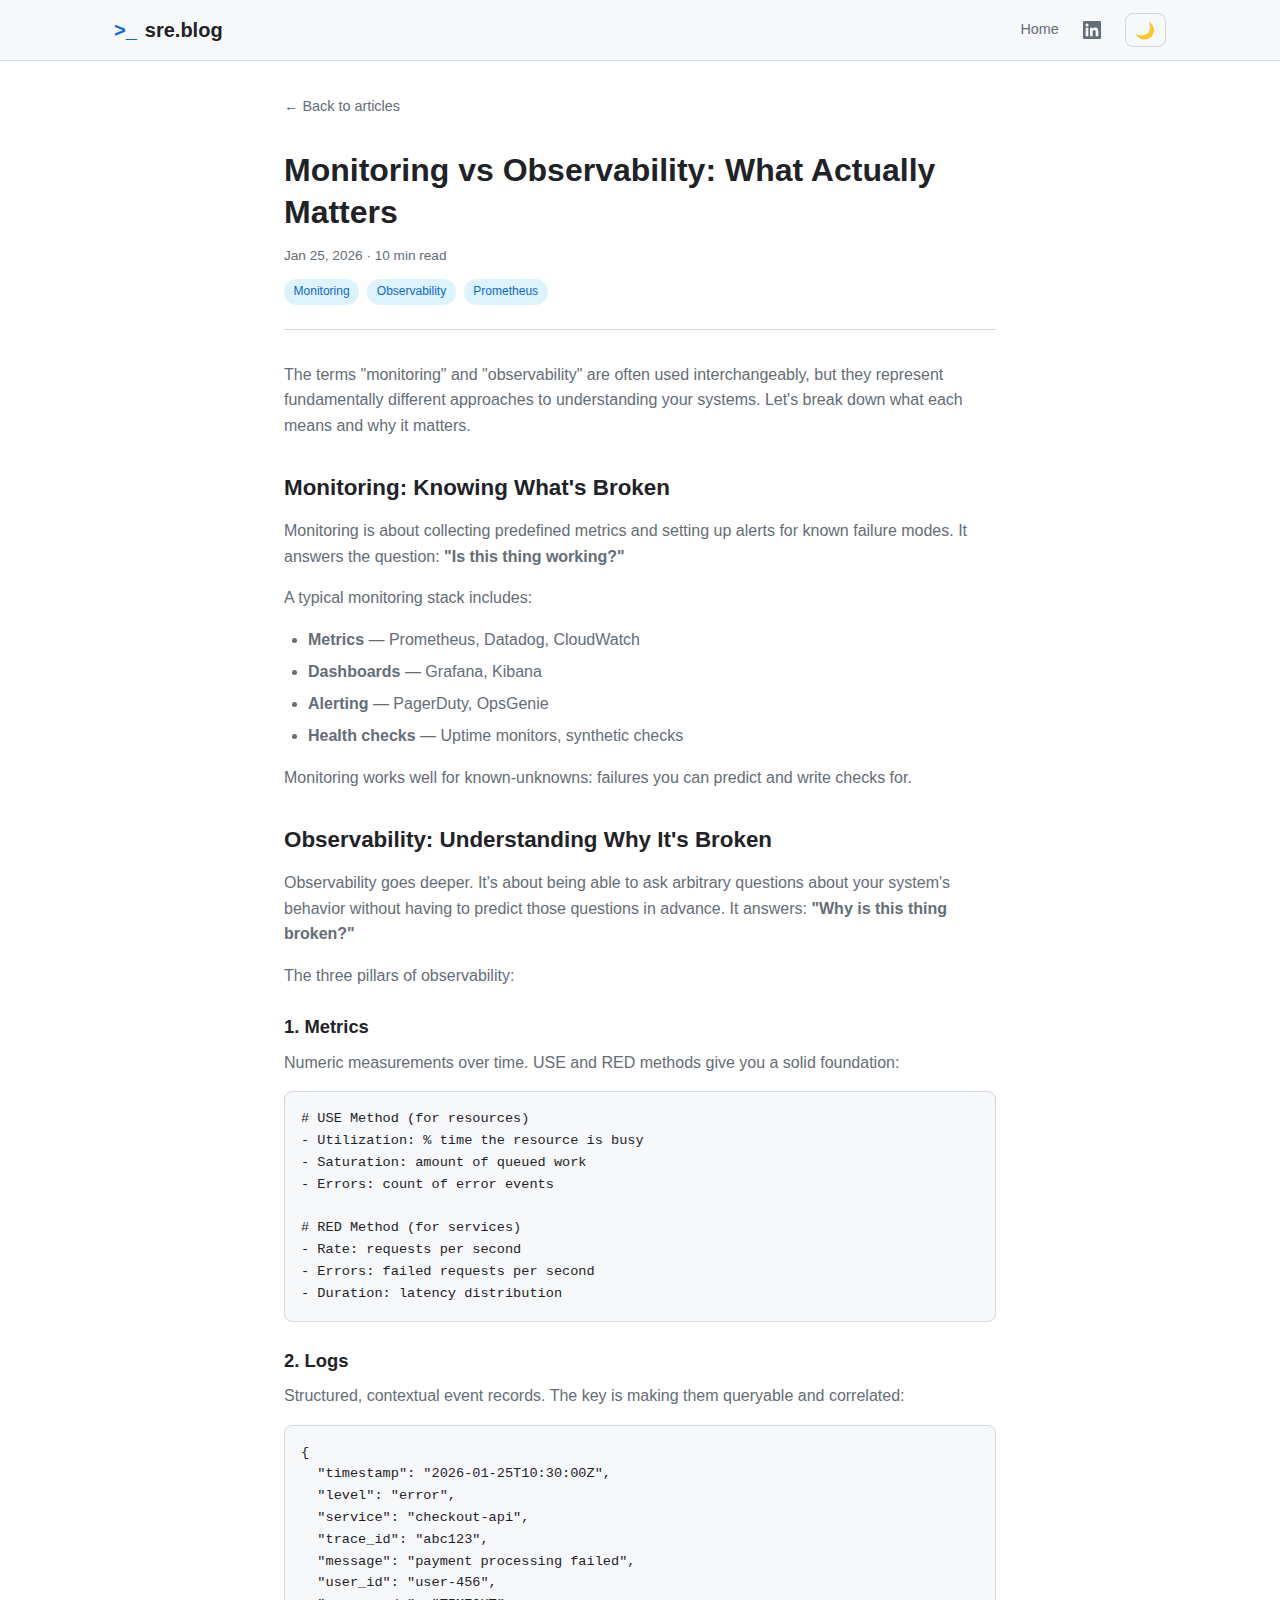
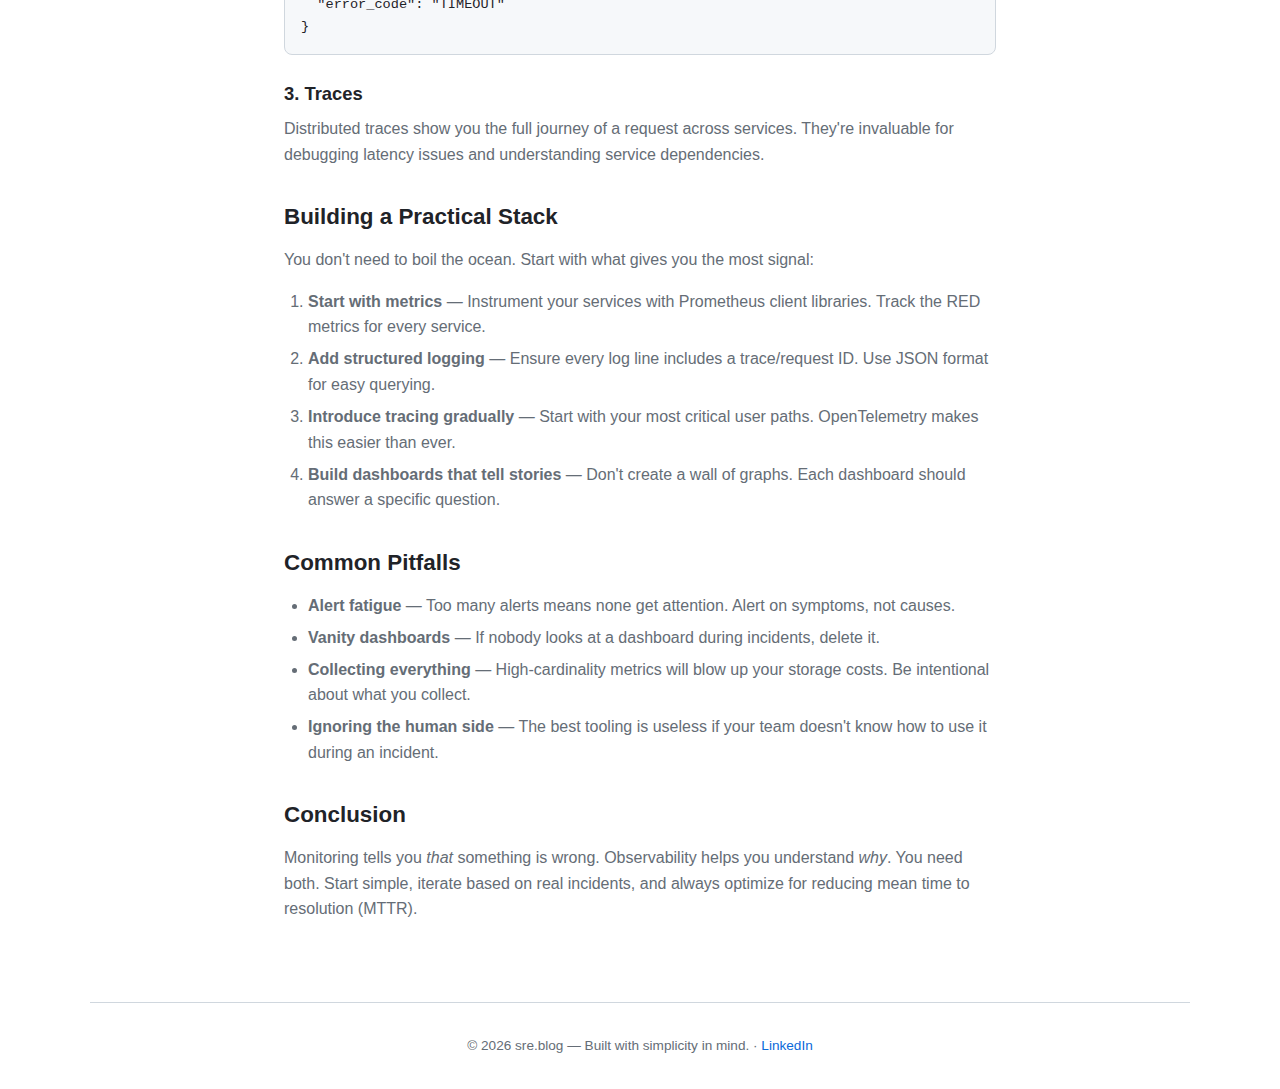
<file: infra/blod/www/posts/monitoring-observability.html>
<!DOCTYPE html>
<html lang="en" data-theme="dark">
<head>
  <meta charset="UTF-8">
  <meta name="viewport" content="width=device-width, initial-scale=1.0">
  <title>Monitoring vs Observability: What Actually Matters — SRE Blog</title>
  <link rel="stylesheet" href="../css/style.css">
</head>
<body>

  <header class="header">
    <div class="header-inner">
      <a href="../index.html" class="logo"><span>&gt;_</span> sre.blog</a>
      <nav class="nav">
        <a href="../index.html">Home</a>
        <a href="https://www.linkedin.com/in/iqbal-h-197921105/" target="_blank" rel="noopener" aria-label="LinkedIn" class="social-link"><svg xmlns="http://www.w3.org/2000/svg" width="18" height="18" viewBox="0 0 24 24" fill="currentColor"><path d="M20.447 20.452h-3.554v-5.569c0-1.328-.027-3.037-1.852-3.037-1.853 0-2.136 1.445-2.136 2.939v5.667H9.351V9h3.414v1.561h.046c.477-.9 1.637-1.85 3.37-1.85 3.601 0 4.267 2.37 4.267 5.455v6.286zM5.337 7.433a2.062 2.062 0 01-2.063-2.065 2.064 2.064 0 112.063 2.065zm1.782 13.019H3.555V9h3.564v11.452zM22.225 0H1.771C.792 0 0 .774 0 1.729v20.542C0 23.227.792 24 1.771 24h20.451C23.2 24 24 23.227 24 22.271V1.729C24 .774 23.2 0 22.222 0h.003z"/></svg></a>
        <button class="theme-toggle" aria-label="Toggle theme">&#9790;</button>
      </nav>
      <button class="mobile-menu-btn" aria-label="Menu">&#9776;</button>
    </div>
  </header>

  <main class="article-page">
    <a href="../index.html" class="back-link">&larr; Back to articles</a>

    <div class="article-header">
      <h1>Monitoring vs Observability: What Actually Matters</h1>
      <div class="article-meta">Jan 25, 2026 &middot; 10 min read</div>
      <div class="tags" style="margin-top: 0.75rem;">
        <span class="tag">Monitoring</span>
        <span class="tag">Observability</span>
        <span class="tag">Prometheus</span>
      </div>
    </div>

    <div class="article-content">
      <p>The terms "monitoring" and "observability" are often used interchangeably, but they represent fundamentally different approaches to understanding your systems. Let's break down what each means and why it matters.</p>

      <h2>Monitoring: Knowing What's Broken</h2>
      <p>Monitoring is about collecting predefined metrics and setting up alerts for known failure modes. It answers the question: <strong>"Is this thing working?"</strong></p>
      <p>A typical monitoring stack includes:</p>
      <ul>
        <li><strong>Metrics</strong> — Prometheus, Datadog, CloudWatch</li>
        <li><strong>Dashboards</strong> — Grafana, Kibana</li>
        <li><strong>Alerting</strong> — PagerDuty, OpsGenie</li>
        <li><strong>Health checks</strong> — Uptime monitors, synthetic checks</li>
      </ul>
      <p>Monitoring works well for known-unknowns: failures you can predict and write checks for.</p>

      <h2>Observability: Understanding Why It's Broken</h2>
      <p>Observability goes deeper. It's about being able to ask arbitrary questions about your system's behavior without having to predict those questions in advance. It answers: <strong>"Why is this thing broken?"</strong></p>
      <p>The three pillars of observability:</p>

      <h3>1. Metrics</h3>
      <p>Numeric measurements over time. USE and RED methods give you a solid foundation:</p>
      <pre><code># USE Method (for resources)
- Utilization: % time the resource is busy
- Saturation: amount of queued work
- Errors: count of error events

# RED Method (for services)
- Rate: requests per second
- Errors: failed requests per second
- Duration: latency distribution</code></pre>

      <h3>2. Logs</h3>
      <p>Structured, contextual event records. The key is making them queryable and correlated:</p>
      <pre><code>{
  "timestamp": "2026-01-25T10:30:00Z",
  "level": "error",
  "service": "checkout-api",
  "trace_id": "abc123",
  "message": "payment processing failed",
  "user_id": "user-456",
  "error_code": "TIMEOUT"
}</code></pre>

      <h3>3. Traces</h3>
      <p>Distributed traces show you the full journey of a request across services. They're invaluable for debugging latency issues and understanding service dependencies.</p>

      <h2>Building a Practical Stack</h2>
      <p>You don't need to boil the ocean. Start with what gives you the most signal:</p>
      <ol>
        <li><strong>Start with metrics</strong> — Instrument your services with Prometheus client libraries. Track the RED metrics for every service.</li>
        <li><strong>Add structured logging</strong> — Ensure every log line includes a trace/request ID. Use JSON format for easy querying.</li>
        <li><strong>Introduce tracing gradually</strong> — Start with your most critical user paths. OpenTelemetry makes this easier than ever.</li>
        <li><strong>Build dashboards that tell stories</strong> — Don't create a wall of graphs. Each dashboard should answer a specific question.</li>
      </ol>

      <h2>Common Pitfalls</h2>
      <ul>
        <li><strong>Alert fatigue</strong> — Too many alerts means none get attention. Alert on symptoms, not causes.</li>
        <li><strong>Vanity dashboards</strong> — If nobody looks at a dashboard during incidents, delete it.</li>
        <li><strong>Collecting everything</strong> — High-cardinality metrics will blow up your storage costs. Be intentional about what you collect.</li>
        <li><strong>Ignoring the human side</strong> — The best tooling is useless if your team doesn't know how to use it during an incident.</li>
      </ul>

      <h2>Conclusion</h2>
      <p>Monitoring tells you <em>that</em> something is wrong. Observability helps you understand <em>why</em>. You need both. Start simple, iterate based on real incidents, and always optimize for reducing mean time to resolution (MTTR).</p>
    </div>
  </main>

  <footer class="footer">
    <p>&copy; 2026 sre.blog &mdash; Built with simplicity in mind. &middot; <a href="https://www.linkedin.com/in/iqbal-h-197921105/" target="_blank" rel="noopener">LinkedIn</a></p>
  </footer>

  <script src="../js/main.js"></script>
</body>
</html>
</file>
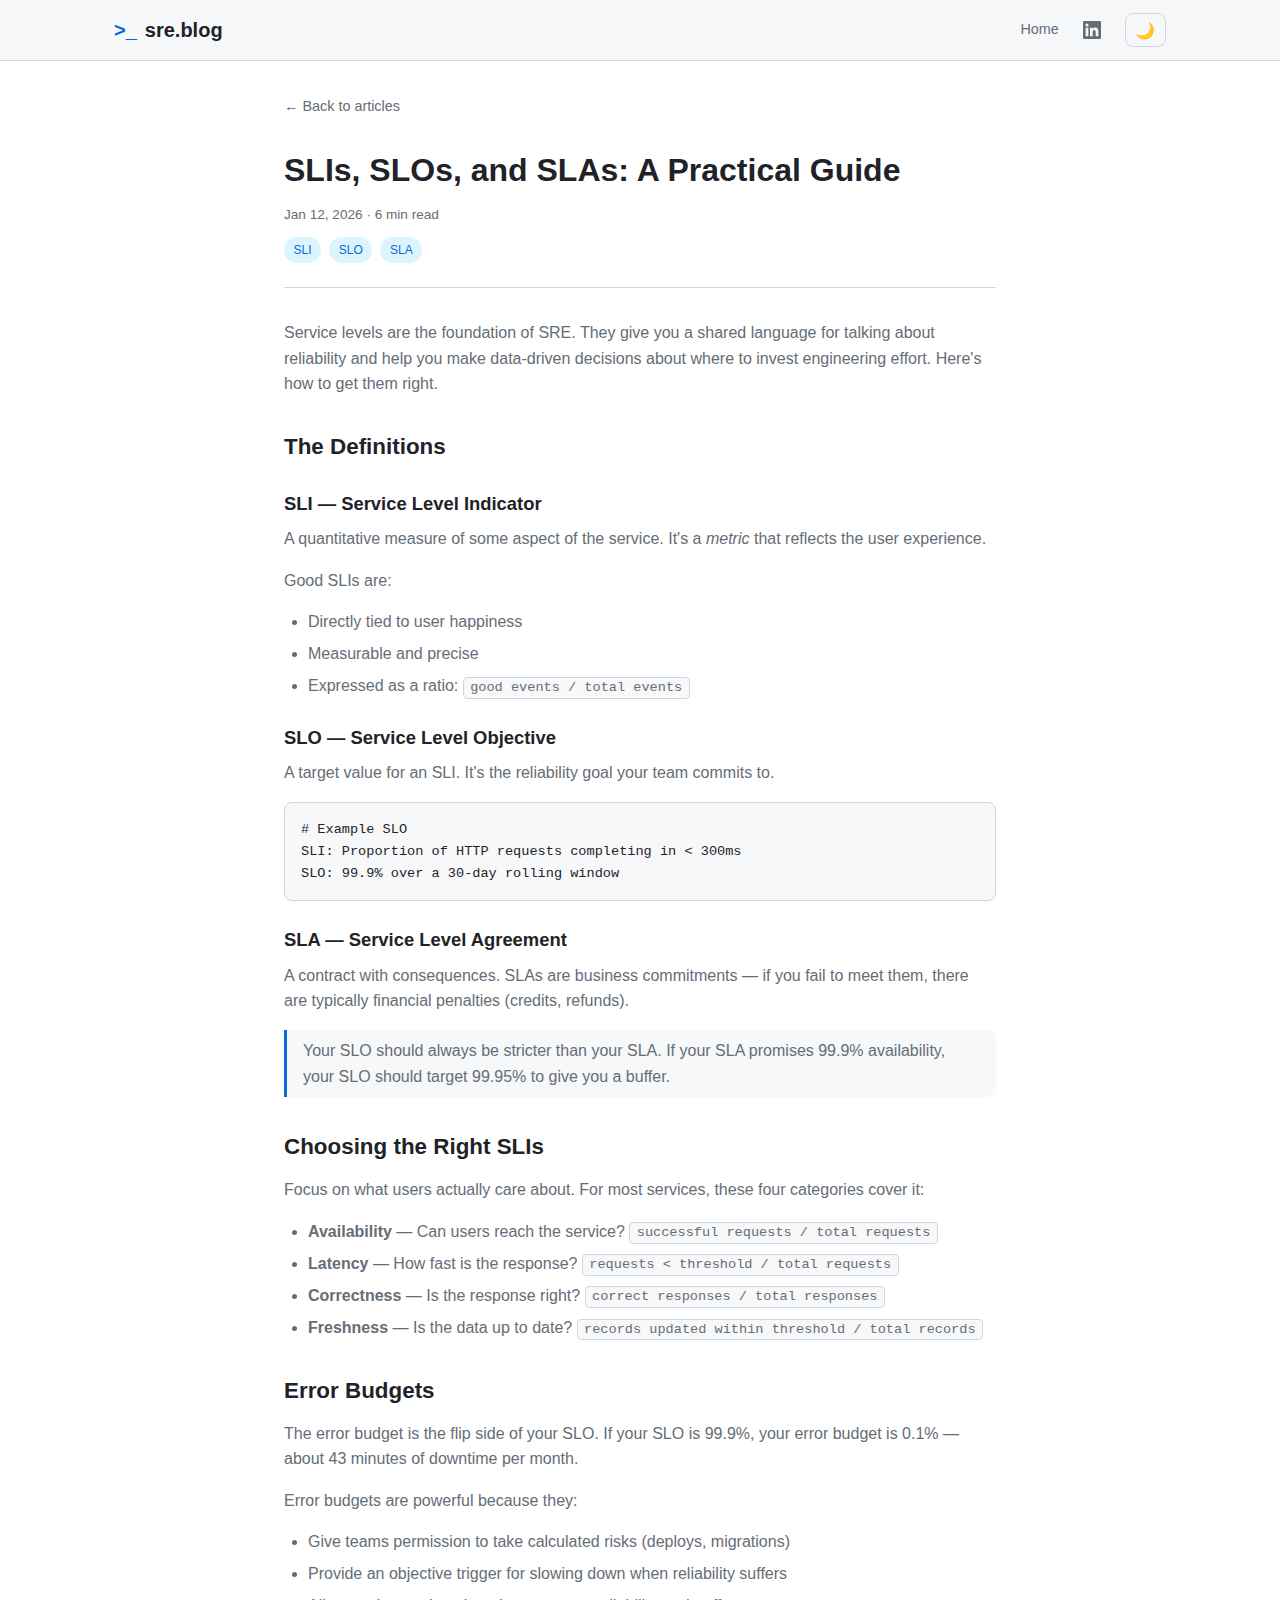
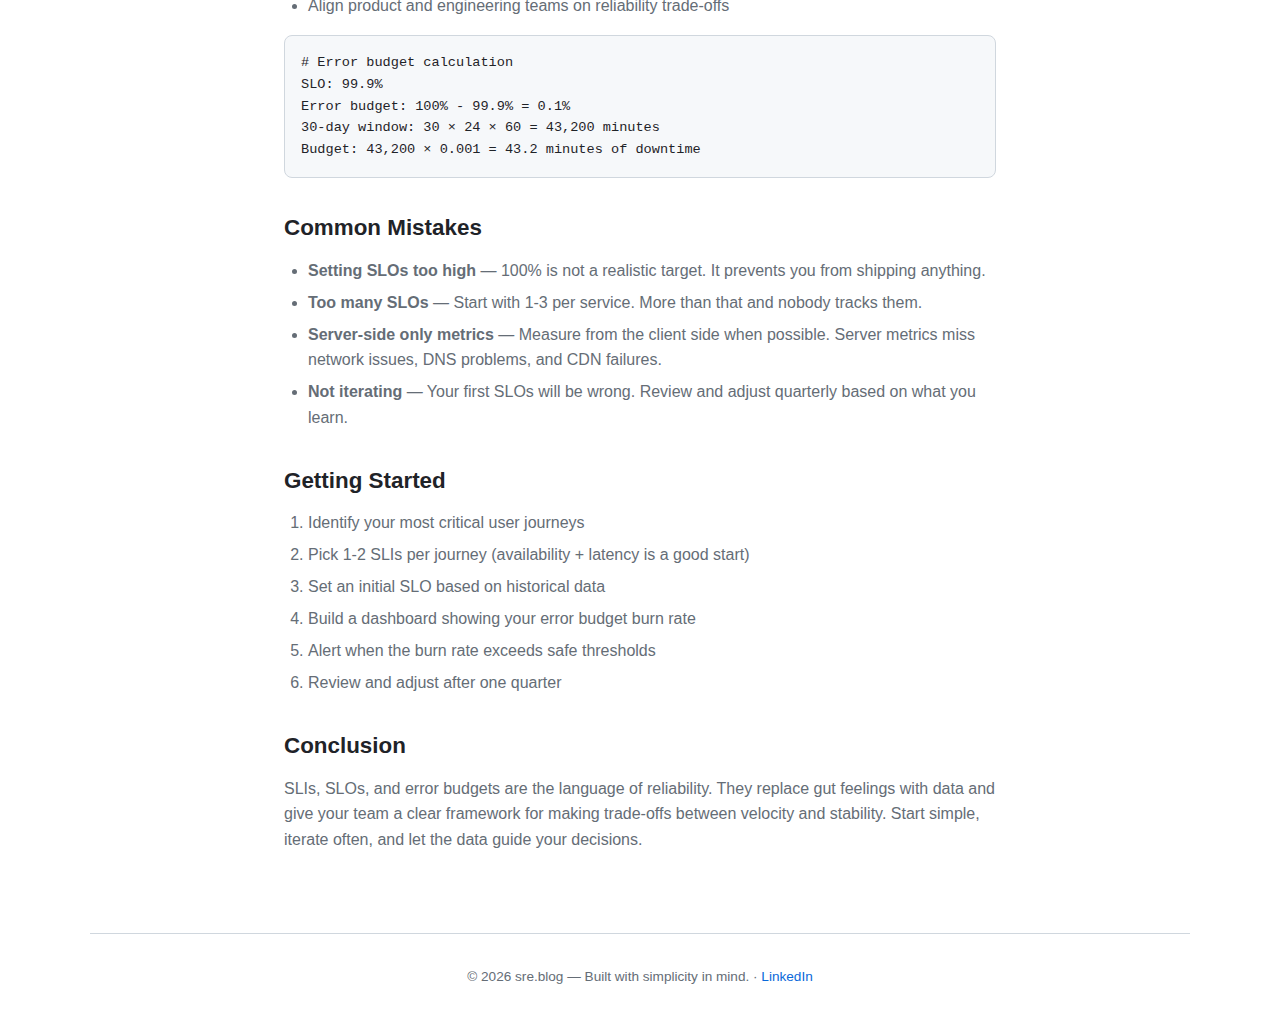
<file: infra/blod/www/posts/sli-slo-sla.html>
<!DOCTYPE html>
<html lang="en" data-theme="dark">
<head>
  <meta charset="UTF-8">
  <meta name="viewport" content="width=device-width, initial-scale=1.0">
  <title>SLIs, SLOs, and SLAs: A Practical Guide — SRE Blog</title>
  <link rel="stylesheet" href="../css/style.css">
</head>
<body>

  <header class="header">
    <div class="header-inner">
      <a href="../index.html" class="logo"><span>&gt;_</span> sre.blog</a>
      <nav class="nav">
        <a href="../index.html">Home</a>
        <a href="https://www.linkedin.com/in/iqbal-h-197921105/" target="_blank" rel="noopener" aria-label="LinkedIn" class="social-link"><svg xmlns="http://www.w3.org/2000/svg" width="18" height="18" viewBox="0 0 24 24" fill="currentColor"><path d="M20.447 20.452h-3.554v-5.569c0-1.328-.027-3.037-1.852-3.037-1.853 0-2.136 1.445-2.136 2.939v5.667H9.351V9h3.414v1.561h.046c.477-.9 1.637-1.85 3.37-1.85 3.601 0 4.267 2.37 4.267 5.455v6.286zM5.337 7.433a2.062 2.062 0 01-2.063-2.065 2.064 2.064 0 112.063 2.065zm1.782 13.019H3.555V9h3.564v11.452zM22.225 0H1.771C.792 0 0 .774 0 1.729v20.542C0 23.227.792 24 1.771 24h20.451C23.2 24 24 23.227 24 22.271V1.729C24 .774 23.2 0 22.222 0h.003z"/></svg></a>
        <button class="theme-toggle" aria-label="Toggle theme">&#9790;</button>
      </nav>
      <button class="mobile-menu-btn" aria-label="Menu">&#9776;</button>
    </div>
  </header>

  <main class="article-page">
    <a href="../index.html" class="back-link">&larr; Back to articles</a>

    <div class="article-header">
      <h1>SLIs, SLOs, and SLAs: A Practical Guide</h1>
      <div class="article-meta">Jan 12, 2026 &middot; 6 min read</div>
      <div class="tags" style="margin-top: 0.75rem;">
        <span class="tag">SLI</span>
        <span class="tag">SLO</span>
        <span class="tag">SLA</span>
      </div>
    </div>

    <div class="article-content">
      <p>Service levels are the foundation of SRE. They give you a shared language for talking about reliability and help you make data-driven decisions about where to invest engineering effort. Here's how to get them right.</p>

      <h2>The Definitions</h2>

      <h3>SLI — Service Level Indicator</h3>
      <p>A quantitative measure of some aspect of the service. It's a <em>metric</em> that reflects the user experience.</p>
      <p>Good SLIs are:</p>
      <ul>
        <li>Directly tied to user happiness</li>
        <li>Measurable and precise</li>
        <li>Expressed as a ratio: <code>good events / total events</code></li>
      </ul>

      <h3>SLO — Service Level Objective</h3>
      <p>A target value for an SLI. It's the reliability goal your team commits to.</p>
      <pre><code># Example SLO
SLI: Proportion of HTTP requests completing in &lt; 300ms
SLO: 99.9% over a 30-day rolling window</code></pre>

      <h3>SLA — Service Level Agreement</h3>
      <p>A contract with consequences. SLAs are business commitments — if you fail to meet them, there are typically financial penalties (credits, refunds).</p>

      <blockquote>
        Your SLO should always be stricter than your SLA. If your SLA promises 99.9% availability, your SLO should target 99.95% to give you a buffer.
      </blockquote>

      <h2>Choosing the Right SLIs</h2>
      <p>Focus on what users actually care about. For most services, these four categories cover it:</p>

      <ul>
        <li><strong>Availability</strong> — Can users reach the service? <code>successful requests / total requests</code></li>
        <li><strong>Latency</strong> — How fast is the response? <code>requests &lt; threshold / total requests</code></li>
        <li><strong>Correctness</strong> — Is the response right? <code>correct responses / total responses</code></li>
        <li><strong>Freshness</strong> — Is the data up to date? <code>records updated within threshold / total records</code></li>
      </ul>

      <h2>Error Budgets</h2>
      <p>The error budget is the flip side of your SLO. If your SLO is 99.9%, your error budget is 0.1% — about 43 minutes of downtime per month.</p>
      <p>Error budgets are powerful because they:</p>
      <ul>
        <li>Give teams permission to take calculated risks (deploys, migrations)</li>
        <li>Provide an objective trigger for slowing down when reliability suffers</li>
        <li>Align product and engineering teams on reliability trade-offs</li>
      </ul>
      <pre><code># Error budget calculation
SLO: 99.9%
Error budget: 100% - 99.9% = 0.1%
30-day window: 30 × 24 × 60 = 43,200 minutes
Budget: 43,200 × 0.001 = 43.2 minutes of downtime</code></pre>

      <h2>Common Mistakes</h2>
      <ul>
        <li><strong>Setting SLOs too high</strong> — 100% is not a realistic target. It prevents you from shipping anything.</li>
        <li><strong>Too many SLOs</strong> — Start with 1-3 per service. More than that and nobody tracks them.</li>
        <li><strong>Server-side only metrics</strong> — Measure from the client side when possible. Server metrics miss network issues, DNS problems, and CDN failures.</li>
        <li><strong>Not iterating</strong> — Your first SLOs will be wrong. Review and adjust quarterly based on what you learn.</li>
      </ul>

      <h2>Getting Started</h2>
      <ol>
        <li>Identify your most critical user journeys</li>
        <li>Pick 1-2 SLIs per journey (availability + latency is a good start)</li>
        <li>Set an initial SLO based on historical data</li>
        <li>Build a dashboard showing your error budget burn rate</li>
        <li>Alert when the burn rate exceeds safe thresholds</li>
        <li>Review and adjust after one quarter</li>
      </ol>

      <h2>Conclusion</h2>
      <p>SLIs, SLOs, and error budgets are the language of reliability. They replace gut feelings with data and give your team a clear framework for making trade-offs between velocity and stability. Start simple, iterate often, and let the data guide your decisions.</p>
    </div>
  </main>

  <footer class="footer">
    <p>&copy; 2026 sre.blog &mdash; Built with simplicity in mind. &middot; <a href="https://www.linkedin.com/in/iqbal-h-197921105/" target="_blank" rel="noopener">LinkedIn</a></p>
  </footer>

  <script src="../js/main.js"></script>
</body>
</html>
</file>
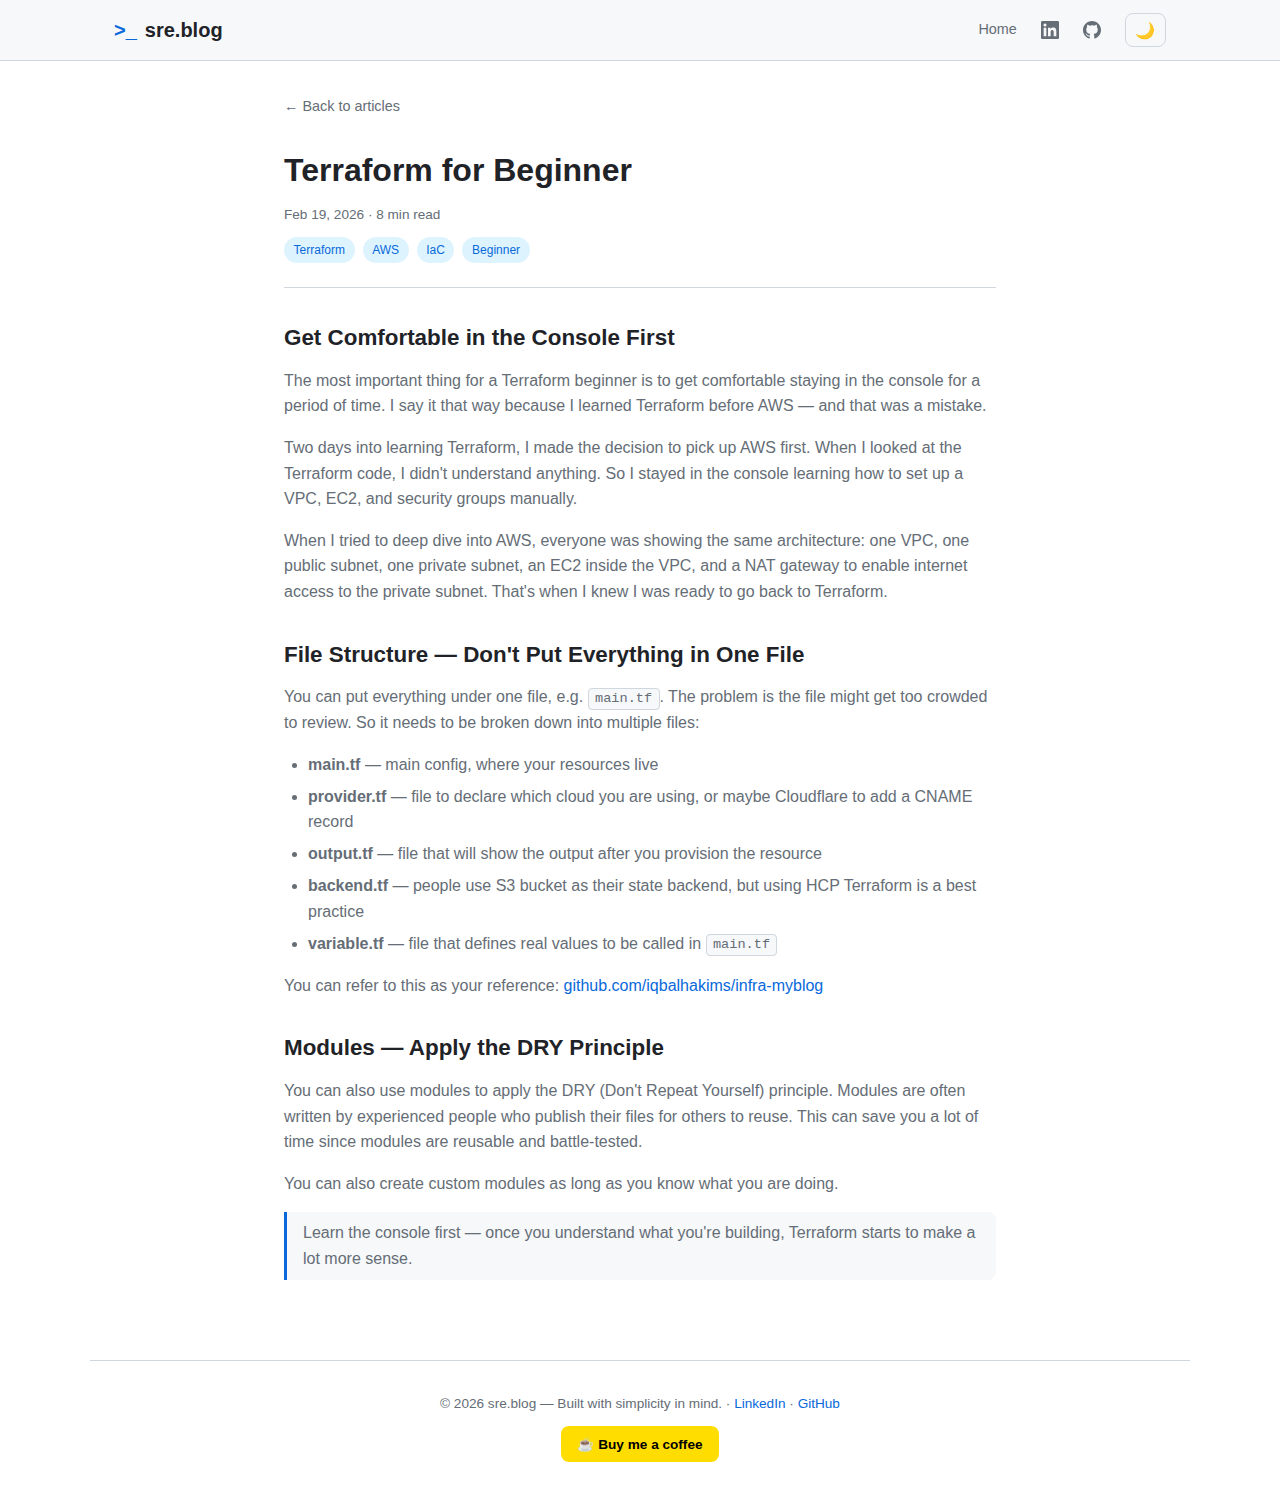
<file: infra/blod/www/posts/terraform-for-beginner.html>
<!DOCTYPE html>
<html lang="en" data-theme="dark">
<head>
  <meta charset="UTF-8">
  <meta name="viewport" content="width=device-width, initial-scale=1.0">
  <title>Terraform for Beginner — SRE Blog</title>
  <link rel="stylesheet" href="../css/style.css">
</head>
<body>

  <header class="header">
    <div class="header-inner">
      <a href="../index.html" class="logo"><span>&gt;_</span> sre.blog</a>
      <nav class="nav">
        <a href="../index.html">Home</a>
        <a href="https://www.linkedin.com/in/iqbal-h-197921105/" target="_blank" rel="noopener" aria-label="LinkedIn" class="social-link"><svg xmlns="http://www.w3.org/2000/svg" width="18" height="18" viewBox="0 0 24 24" fill="currentColor"><path d="M20.447 20.452h-3.554v-5.569c0-1.328-.027-3.037-1.852-3.037-1.853 0-2.136 1.445-2.136 2.939v5.667H9.351V9h3.414v1.561h.046c.477-.9 1.637-1.85 3.37-1.85 3.601 0 4.267 2.37 4.267 5.455v6.286zM5.337 7.433a2.062 2.062 0 01-2.063-2.065 2.064 2.064 0 112.063 2.065zm1.782 13.019H3.555V9h3.564v11.452zM22.225 0H1.771C.792 0 0 .774 0 1.729v20.542C0 23.227.792 24 1.771 24h20.451C23.2 24 24 23.227 24 22.271V1.729C24 .774 23.2 0 22.222 0h.003z"/></svg></a>
        <a href="https://github.com/iqbalhakims" target="_blank" rel="noopener" aria-label="GitHub" class="social-link"><svg xmlns="http://www.w3.org/2000/svg" width="18" height="18" viewBox="0 0 24 24" fill="currentColor"><path d="M12 0C5.374 0 0 5.373 0 12c0 5.302 3.438 9.8 8.207 11.387.599.111.793-.261.793-.577v-2.234c-3.338.726-4.033-1.416-4.033-1.416-.546-1.387-1.333-1.756-1.333-1.756-1.089-.745.083-.729.083-.729 1.205.084 1.839 1.237 1.839 1.237 1.07 1.834 2.807 1.304 3.492.997.107-.775.418-1.305.762-1.604-2.665-.305-5.467-1.334-5.467-5.931 0-1.311.469-2.381 1.236-3.221-.124-.303-.535-1.524.117-3.176 0 0 1.008-.322 3.301 1.23A11.509 11.509 0 0112 5.803c1.02.005 2.047.138 3.006.404 2.291-1.552 3.297-1.23 3.297-1.23.653 1.653.242 2.874.118 3.176.77.84 1.235 1.911 1.235 3.221 0 4.609-2.807 5.624-5.479 5.921.43.372.823 1.102.823 2.222v3.293c0 .319.192.694.801.576C20.566 21.797 24 17.3 24 12c0-6.627-5.373-12-12-12z"/></svg></a>
        <button class="theme-toggle" aria-label="Toggle theme">&#9790;</button>
      </nav>
      <button class="mobile-menu-btn" aria-label="Menu">&#9776;</button>
    </div>
  </header>

  <main class="article-page">
    <a href="../index.html" class="back-link">&larr; Back to articles</a>

    <div class="article-header">
      <h1>Terraform for Beginner</h1>
      <div class="article-meta">Feb 19, 2026 &middot; 8 min read</div>
      <div class="tags" style="margin-top: 0.75rem;">
        <span class="tag">Terraform</span>
        <span class="tag">AWS</span>
        <span class="tag">IaC</span>
        <span class="tag">Beginner</span>
      </div>
    </div>

    <div class="article-content">

      <h2>Get Comfortable in the Console First</h2>
      <p>The most important thing for a Terraform beginner is to get comfortable staying in the console for a period of time. I say it that way because I learned Terraform before AWS — and that was a mistake.</p>

      <p>Two days into learning Terraform, I made the decision to pick up AWS first. When I looked at the Terraform code, I didn't understand anything. So I stayed in the console learning how to set up a VPC, EC2, and security groups manually.</p>

      <p>When I tried to deep dive into AWS, everyone was showing the same architecture: one VPC, one public subnet, one private subnet, an EC2 inside the VPC, and a NAT gateway to enable internet access to the private subnet. That's when I knew I was ready to go back to Terraform.</p>

      <h2>File Structure — Don't Put Everything in One File</h2>
      <p>You can put everything under one file, e.g. <code>main.tf</code>. The problem is the file might get too crowded to review. So it needs to be broken down into multiple files:</p>

      <ul>
        <li><strong>main.tf</strong> — main config, where your resources live</li>
        <li><strong>provider.tf</strong> — file to declare which cloud you are using, or maybe Cloudflare to add a CNAME record</li>
        <li><strong>output.tf</strong> — file that will show the output after you provision the resource</li>
        <li><strong>backend.tf</strong> — people use S3 bucket as their state backend, but using HCP Terraform is a best practice</li>
        <li><strong>variable.tf</strong> — file that defines real values to be called in <code>main.tf</code></li>
      </ul>

      <p>You can refer to this as your reference: <a href="https://github.com/iqbalhakims/infra-myblog" target="_blank" rel="noopener">github.com/iqbalhakims/infra-myblog</a></p>

      <h2>Modules — Apply the DRY Principle</h2>
      <p>You can also use modules to apply the DRY (Don't Repeat Yourself) principle. Modules are often written by experienced people who publish their files for others to reuse. This can save you a lot of time since modules are reusable and battle-tested.</p>

      <p>You can also create custom modules as long as you know what you are doing.</p>

      <blockquote>
        Learn the console first — once you understand what you're building, Terraform starts to make a lot more sense.
      </blockquote>

    </div>
  </main>

  <footer class="footer">
    <p>&copy; 2026 sre.blog &mdash; Built with simplicity in mind. &middot; <a href="https://www.linkedin.com/in/iqbal-h-197921105/" target="_blank" rel="noopener">LinkedIn</a> &middot; <a href="https://github.com/iqbalhakims" target="_blank" rel="noopener">GitHub</a></p>
    <a href="https://buymeacoffee.com/iqbalhakim" target="_blank" rel="noopener" class="bmc-btn">☕ Buy me a coffee</a>
  </footer>

  <script src="../js/main.js"></script>
</body>
</html>
</file>
<file: infra/blod/www/css/style.css>
/* ===== CSS Variables / Theming ===== */
:root {
  --bg: #0d1117;
  --bg-secondary: #161b22;
  --text: #e6edf3;
  --text-secondary: #8b949e;
  --accent: #58a6ff;
  --accent-hover: #79c0ff;
  --border: #30363d;
  --card-bg: #161b22;
  --tag-bg: #1f6feb33;
  --tag-text: #58a6ff;
  --max-width: 1100px;
  --radius: 8px;
}

[data-theme="light"] {
  --bg: #ffffff;
  --bg-secondary: #f6f8fa;
  --text: #1f2328;
  --text-secondary: #656d76;
  --accent: #0969da;
  --accent-hover: #0550ae;
  --border: #d0d7de;
  --card-bg: #ffffff;
  --tag-bg: #ddf4ff;
  --tag-text: #0969da;
}

/* ===== Reset & Base ===== */
*,
*::before,
*::after {
  margin: 0;
  padding: 0;
  box-sizing: border-box;
}

html {
  scroll-behavior: smooth;
}

body {
  font-family: -apple-system, BlinkMacSystemFont, "Segoe UI", Helvetica, Arial, sans-serif;
  background: var(--bg);
  color: var(--text);
  line-height: 1.6;
  transition: background 0.3s, color 0.3s;
}

a {
  color: var(--accent);
  text-decoration: none;
}

a:hover {
  color: var(--accent-hover);
}

img {
  max-width: 100%;
}

/* ===== Header ===== */
.header {
  position: sticky;
  top: 0;
  z-index: 100;
  background: var(--bg-secondary);
  border-bottom: 1px solid var(--border);
  backdrop-filter: blur(10px);
}

.header-inner {
  max-width: var(--max-width);
  margin: 0 auto;
  padding: 0 1.5rem;
  height: 60px;
  display: flex;
  align-items: center;
  justify-content: space-between;
}

.logo {
  font-size: 1.25rem;
  font-weight: 700;
  color: var(--text);
  display: flex;
  align-items: center;
  gap: 0.5rem;
}

.logo span {
  color: var(--accent);
}

.nav {
  display: flex;
  align-items: center;
  gap: 1.5rem;
}

.nav a {
  color: var(--text-secondary);
  font-size: 0.9rem;
  font-weight: 500;
  transition: color 0.2s;
}

.nav a:hover {
  color: var(--text);
}

.social-link {
  display: flex;
  align-items: center;
}

.social-link svg {
  transition: color 0.2s;
}

.theme-toggle {
  background: none;
  border: 1px solid var(--border);
  color: var(--text);
  cursor: pointer;
  padding: 0.4rem 0.6rem;
  border-radius: var(--radius);
  font-size: 1rem;
  transition: border-color 0.2s;
}

.theme-toggle:hover {
  border-color: var(--accent);
}

.mobile-menu-btn {
  display: none;
  background: none;
  border: none;
  color: var(--text);
  font-size: 1.5rem;
  cursor: pointer;
}

/* ===== Hero ===== */
.hero {
  max-width: var(--max-width);
  margin: 0 auto;
  padding: 4rem 1.5rem 2rem;
}

.hero h1 {
  font-size: 2.5rem;
  font-weight: 800;
  margin-bottom: 0.75rem;
  line-height: 1.2;
}

.hero p {
  font-size: 1.15rem;
  color: var(--text-secondary);
  max-width: 600px;
}

.terminal-prompt {
  display: inline-block;
  color: var(--accent);
  font-family: "SF Mono", "Fira Code", monospace;
  margin-right: 0.5rem;
}

/* ===== Articles Grid ===== */
.articles-section {
  max-width: var(--max-width);
  margin: 0 auto;
  padding: 2rem 1.5rem 4rem;
}

.section-title {
  font-size: 1.5rem;
  font-weight: 700;
  margin-bottom: 1.5rem;
  padding-bottom: 0.75rem;
  border-bottom: 1px solid var(--border);
}

.articles-grid {
  display: grid;
  grid-template-columns: repeat(auto-fill, minmax(320px, 1fr));
  gap: 1.5rem;
}

.article-card {
  background: var(--card-bg);
  border: 1px solid var(--border);
  border-radius: var(--radius);
  padding: 1.5rem;
  transition: border-color 0.2s, transform 0.2s;
  display: flex;
  flex-direction: column;
}

.article-card:hover {
  border-color: var(--accent);
  transform: translateY(-2px);
}

.article-card .card-meta {
  font-size: 0.8rem;
  color: var(--text-secondary);
  margin-bottom: 0.75rem;
}

.article-card h2 {
  font-size: 1.2rem;
  font-weight: 600;
  margin-bottom: 0.5rem;
}

.article-card h2 a {
  color: var(--text);
}

.article-card h2 a:hover {
  color: var(--accent);
}

.article-card p {
  font-size: 0.9rem;
  color: var(--text-secondary);
  flex: 1;
  margin-bottom: 1rem;
}

.tags {
  display: flex;
  flex-wrap: wrap;
  gap: 0.5rem;
}

.tag {
  font-size: 0.75rem;
  background: var(--tag-bg);
  color: var(--tag-text);
  padding: 0.2rem 0.6rem;
  border-radius: 20px;
  font-weight: 500;
}

/* ===== Article Page ===== */
.article-page {
  max-width: 760px;
  margin: 0 auto;
  padding: 2rem 1.5rem 4rem;
}

.article-page .back-link {
  display: inline-flex;
  align-items: center;
  gap: 0.3rem;
  color: var(--text-secondary);
  font-size: 0.9rem;
  margin-bottom: 2rem;
}

.article-page .back-link:hover {
  color: var(--accent);
}

.article-page .article-header {
  margin-bottom: 2rem;
  padding-bottom: 1.5rem;
  border-bottom: 1px solid var(--border);
}

.article-page .article-header h1 {
  font-size: 2rem;
  font-weight: 800;
  margin-bottom: 0.75rem;
  line-height: 1.3;
}

.article-page .article-meta {
  color: var(--text-secondary);
  font-size: 0.85rem;
}

.article-content h2 {
  font-size: 1.4rem;
  font-weight: 700;
  margin: 2rem 0 0.75rem;
}

.article-content h3 {
  font-size: 1.15rem;
  font-weight: 600;
  margin: 1.5rem 0 0.5rem;
}

.article-content p {
  margin-bottom: 1rem;
  color: var(--text-secondary);
}

.article-content ul,
.article-content ol {
  margin: 0.5rem 0 1rem 1.5rem;
  color: var(--text-secondary);
}

.article-content li {
  margin-bottom: 0.4rem;
}

.article-content code {
  font-family: "SF Mono", "Fira Code", monospace;
  background: var(--bg-secondary);
  padding: 0.15rem 0.4rem;
  border-radius: 4px;
  font-size: 0.85em;
  border: 1px solid var(--border);
}

.article-content pre {
  background: var(--bg-secondary);
  border: 1px solid var(--border);
  border-radius: var(--radius);
  padding: 1rem;
  overflow-x: auto;
  margin-bottom: 1rem;
}

.article-content pre code {
  background: none;
  border: none;
  padding: 0;
}

.article-content blockquote {
  border-left: 3px solid var(--accent);
  padding: 0.5rem 1rem;
  margin: 1rem 0;
  color: var(--text-secondary);
  background: var(--bg-secondary);
  border-radius: 0 var(--radius) var(--radius) 0;
}

/* ===== Video Thumbnail ===== */
.video-thumbnail {
  display: block;
  position: relative;
  margin: 1rem 0 1.5rem;
  border-radius: var(--radius);
  overflow: hidden;
  border: 1px solid var(--border);
  transition: border-color 0.2s, transform 0.2s;
}

.video-thumbnail:hover {
  border-color: var(--accent);
  transform: translateY(-2px);
}

.video-thumbnail img {
  display: block;
  width: 100%;
  aspect-ratio: 16/9;
  object-fit: cover;
}

.video-thumbnail .play-btn {
  position: absolute;
  top: 50%;
  left: 50%;
  transform: translate(-50%, -50%);
  width: 60px;
  height: 60px;
  background: rgba(0, 0, 0, 0.75);
  border-radius: 50%;
  display: flex;
  align-items: center;
  justify-content: center;
  transition: background 0.2s;
}

.video-thumbnail:hover .play-btn {
  background: #ff0000;
}

.video-thumbnail .play-btn svg {
  width: 24px;
  height: 24px;
  fill: #ffffff;
  margin-left: 4px;
}

/* ===== Footer ===== */
.footer {
  max-width: var(--max-width);
  margin: 0 auto;
  padding: 2rem 1.5rem;
  border-top: 1px solid var(--border);
  text-align: center;
  color: var(--text-secondary);
  font-size: 0.85rem;
}

.bmc-btn {
  display: inline-flex;
  align-items: center;
  gap: 0.4rem;
  margin-top: 0.75rem;
  padding: 0.45rem 1rem;
  background: #FFDD00;
  color: #000000;
  border-radius: var(--radius);
  font-weight: 600;
  font-size: 0.85rem;
  transition: opacity 0.2s, transform 0.2s;
}

.bmc-btn:hover {
  color: #000000;
  opacity: 0.85;
  transform: translateY(-1px);
}

/* ===== Responsive ===== */
@media (max-width: 768px) {
  .hero h1 {
    font-size: 1.75rem;
  }

  .articles-grid {
    grid-template-columns: 1fr;
  }

  .nav {
    display: none;
    position: absolute;
    top: 60px;
    left: 0;
    right: 0;
    background: var(--bg-secondary);
    border-bottom: 1px solid var(--border);
    flex-direction: column;
    padding: 1rem 1.5rem;
    gap: 1rem;
  }

  .nav.active {
    display: flex;
  }

  .mobile-menu-btn {
    display: block;
  }

  .article-page .article-header h1 {
    font-size: 1.5rem;
  }
}
</file>
